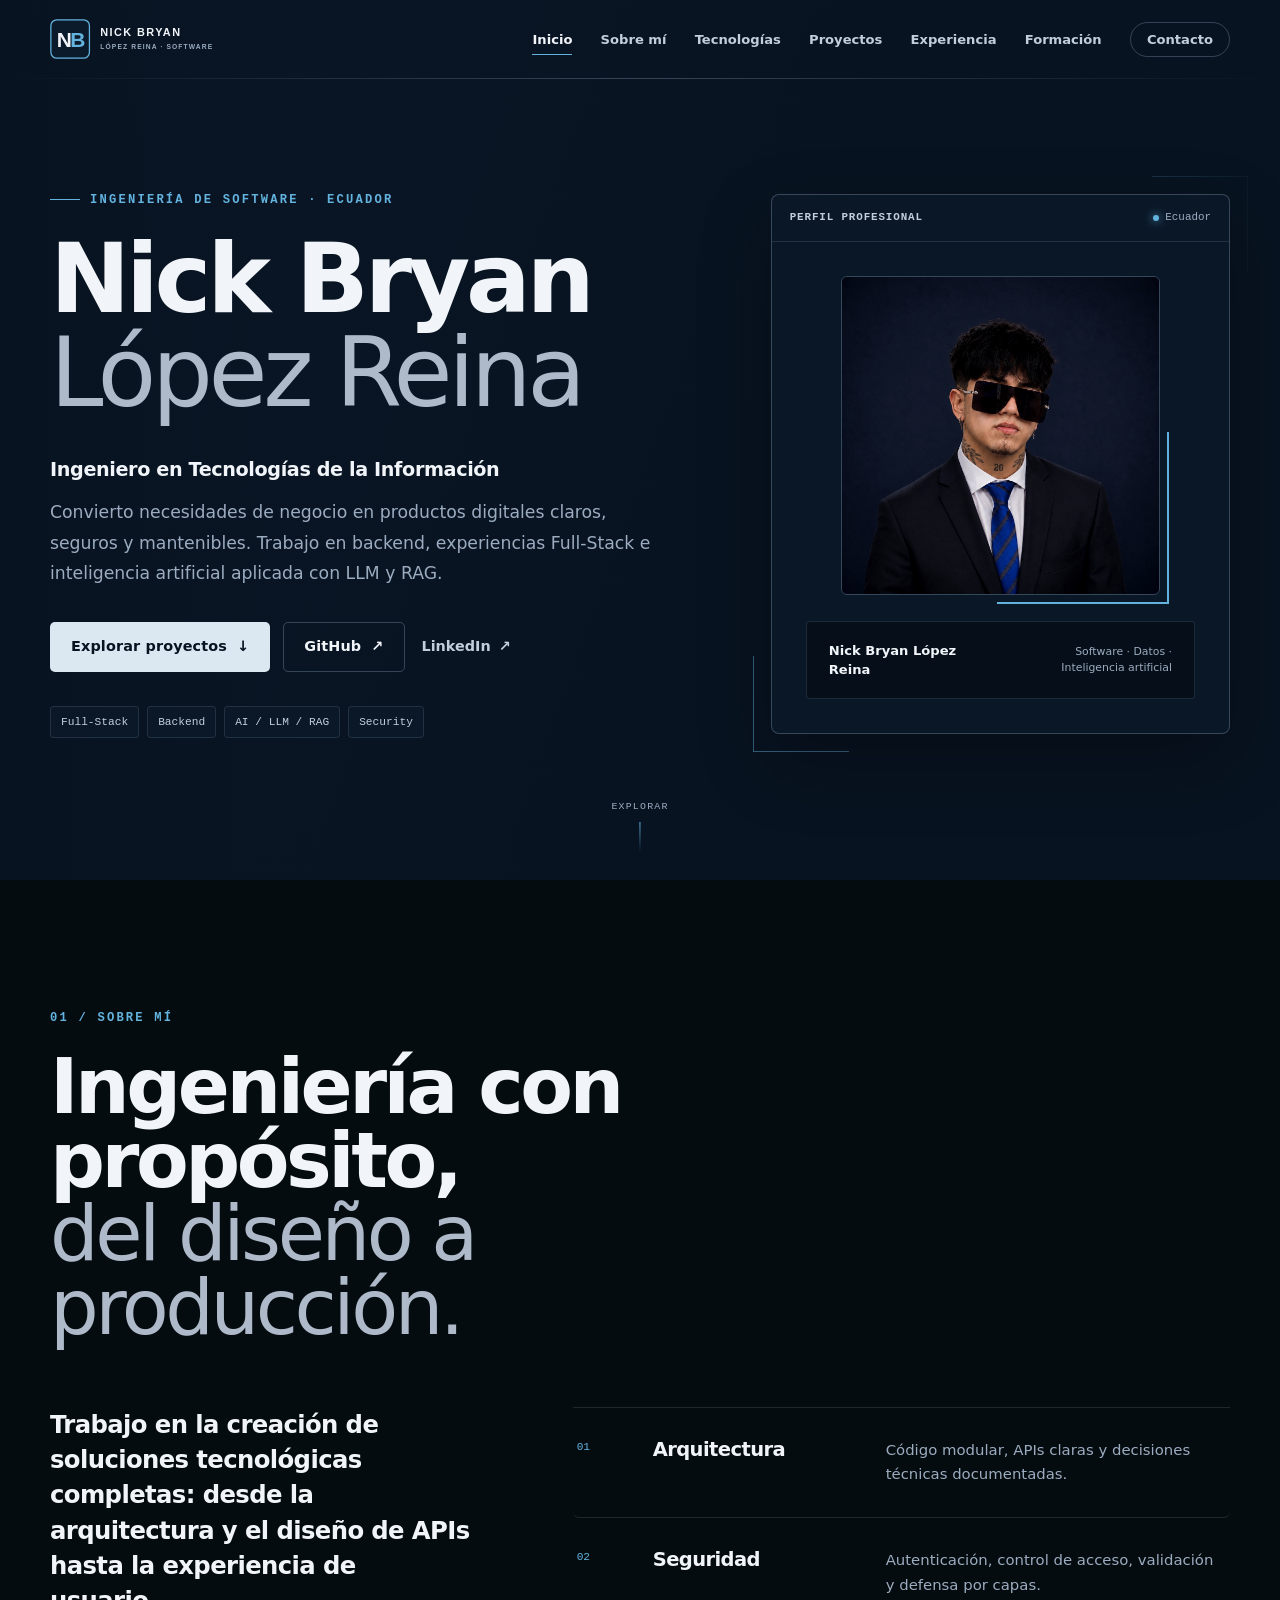
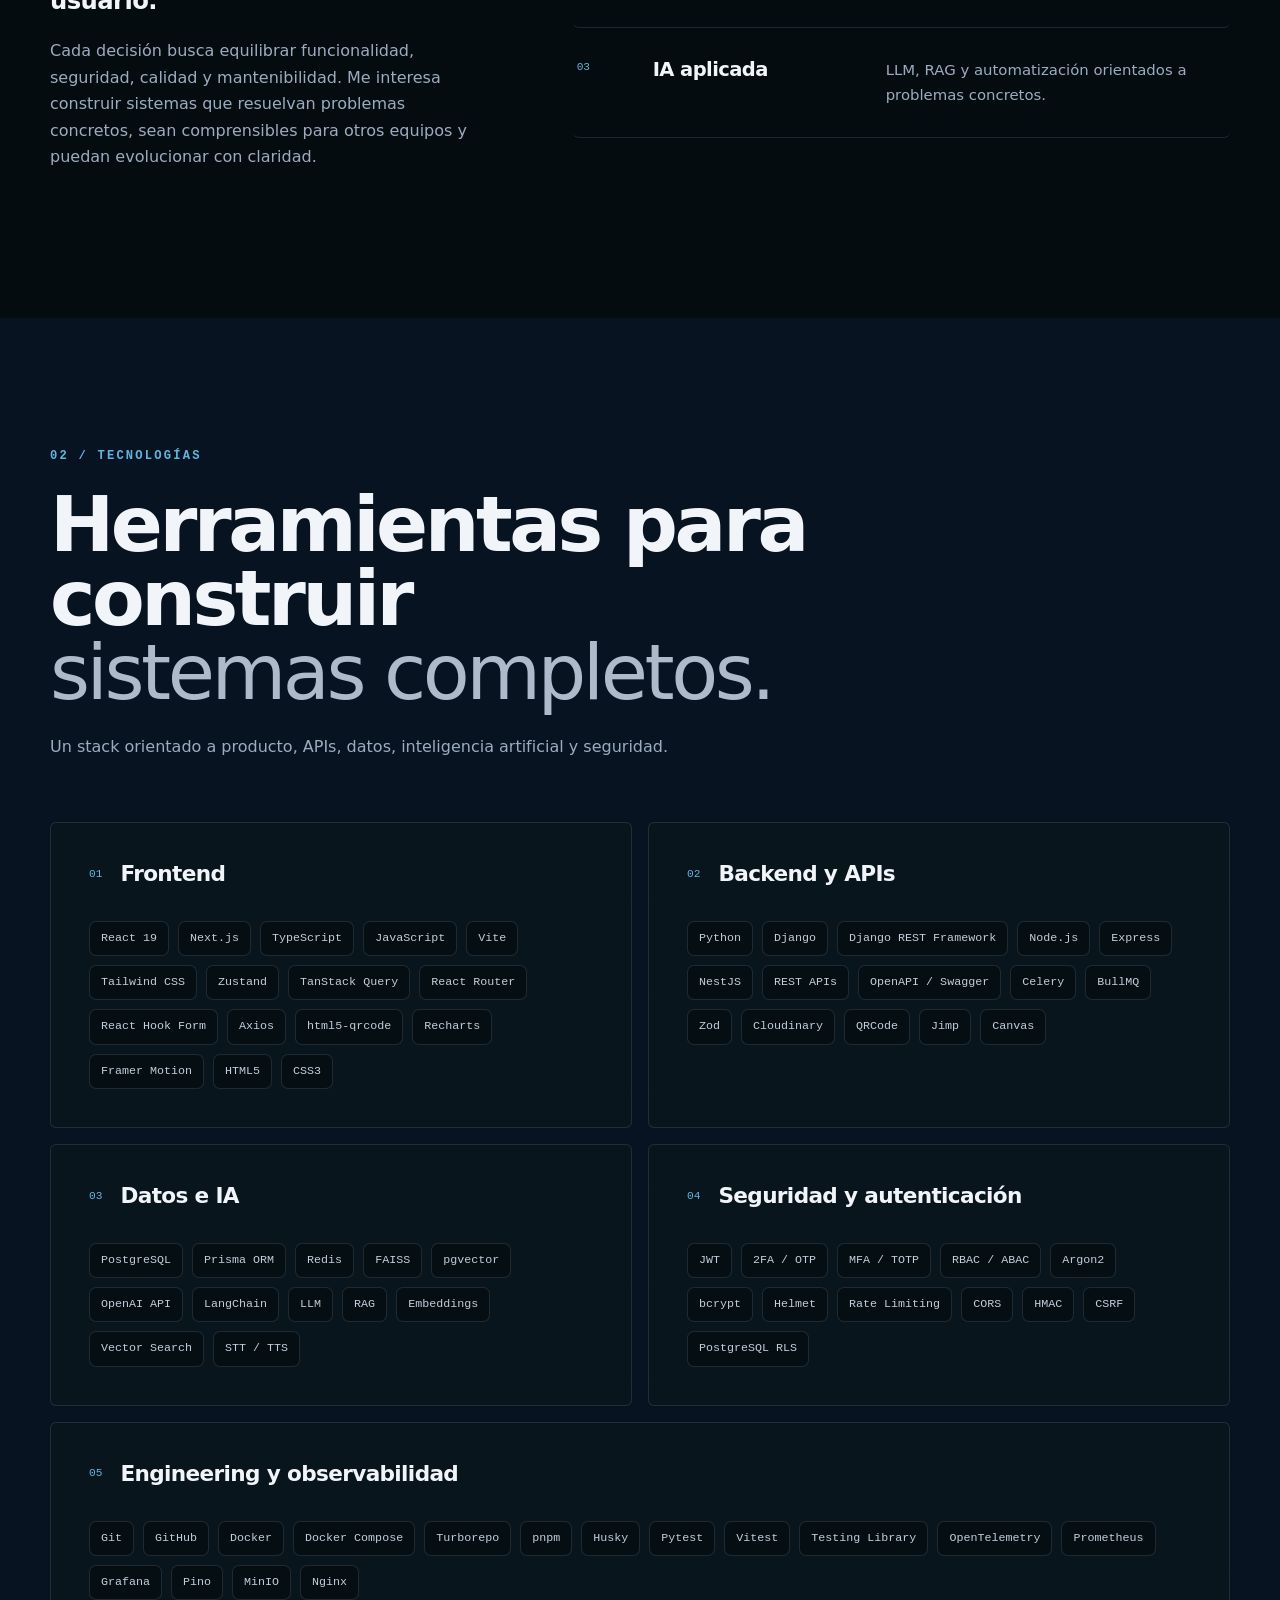
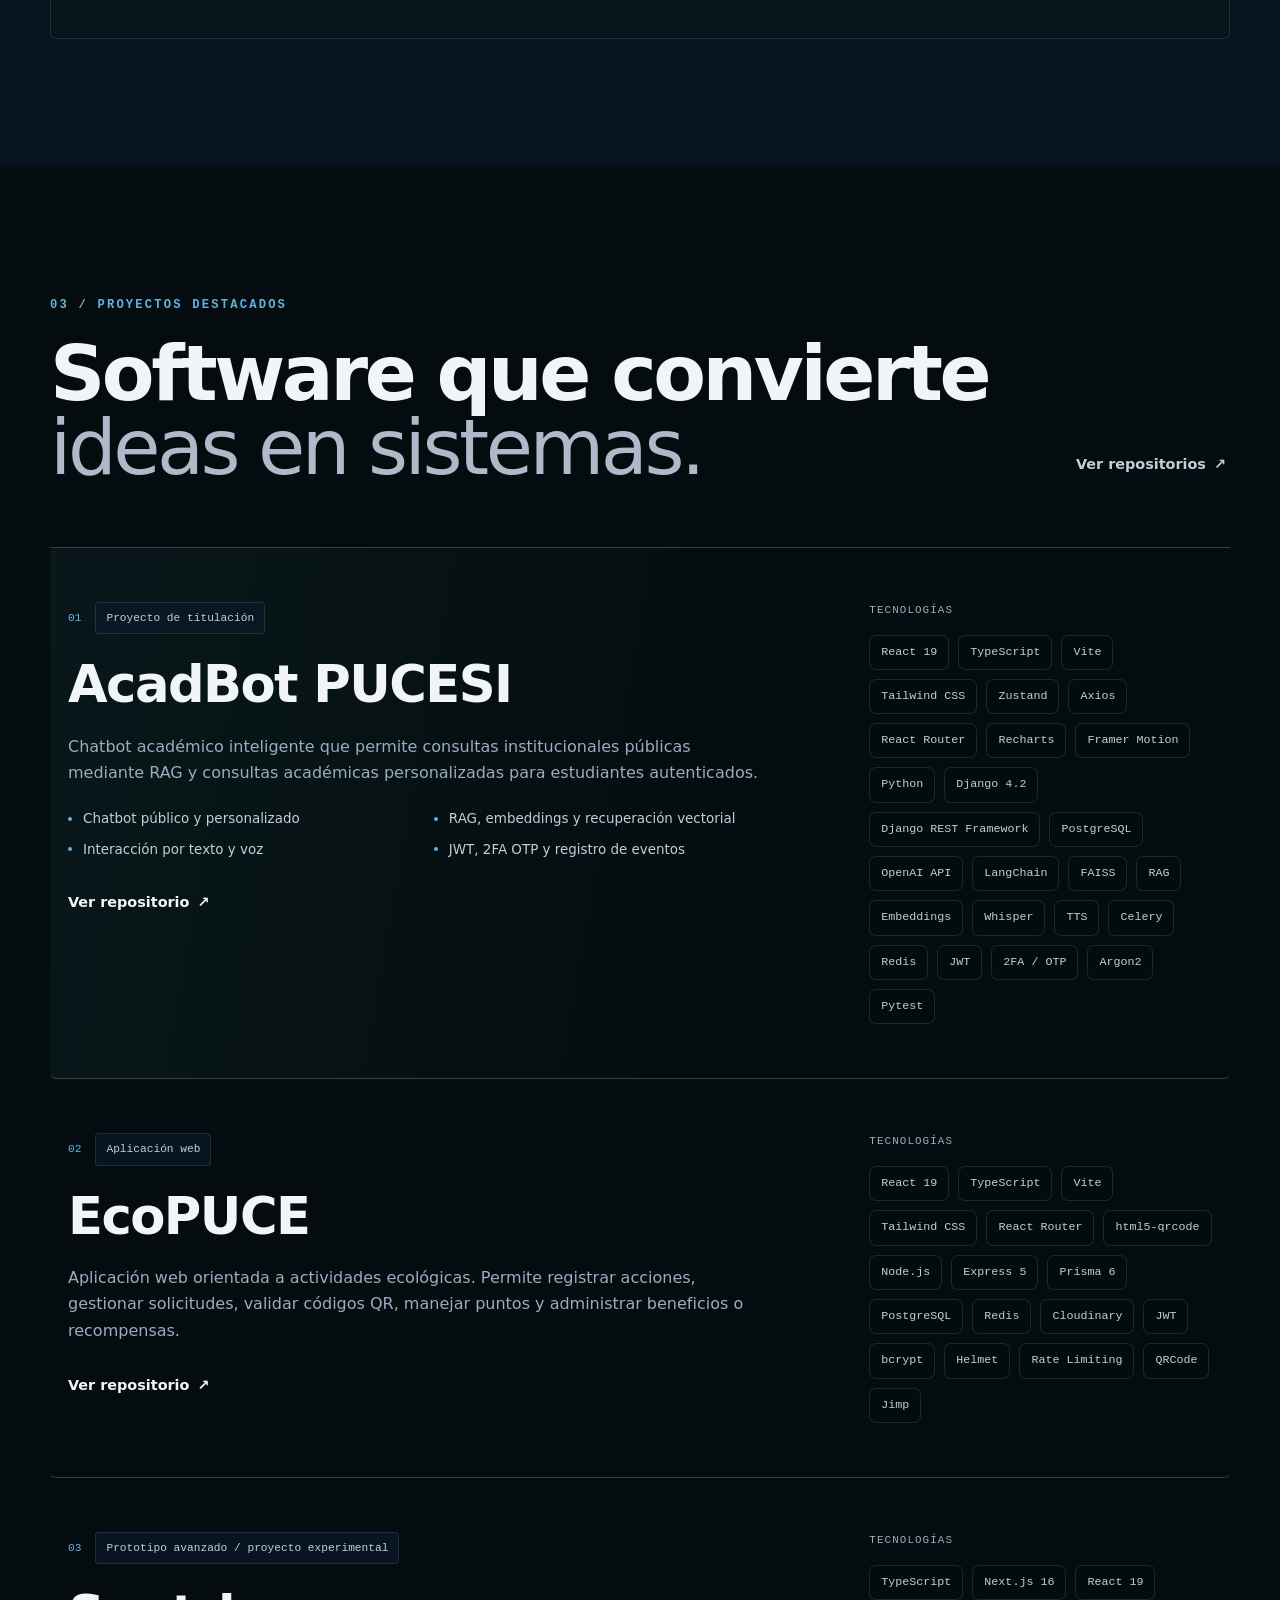
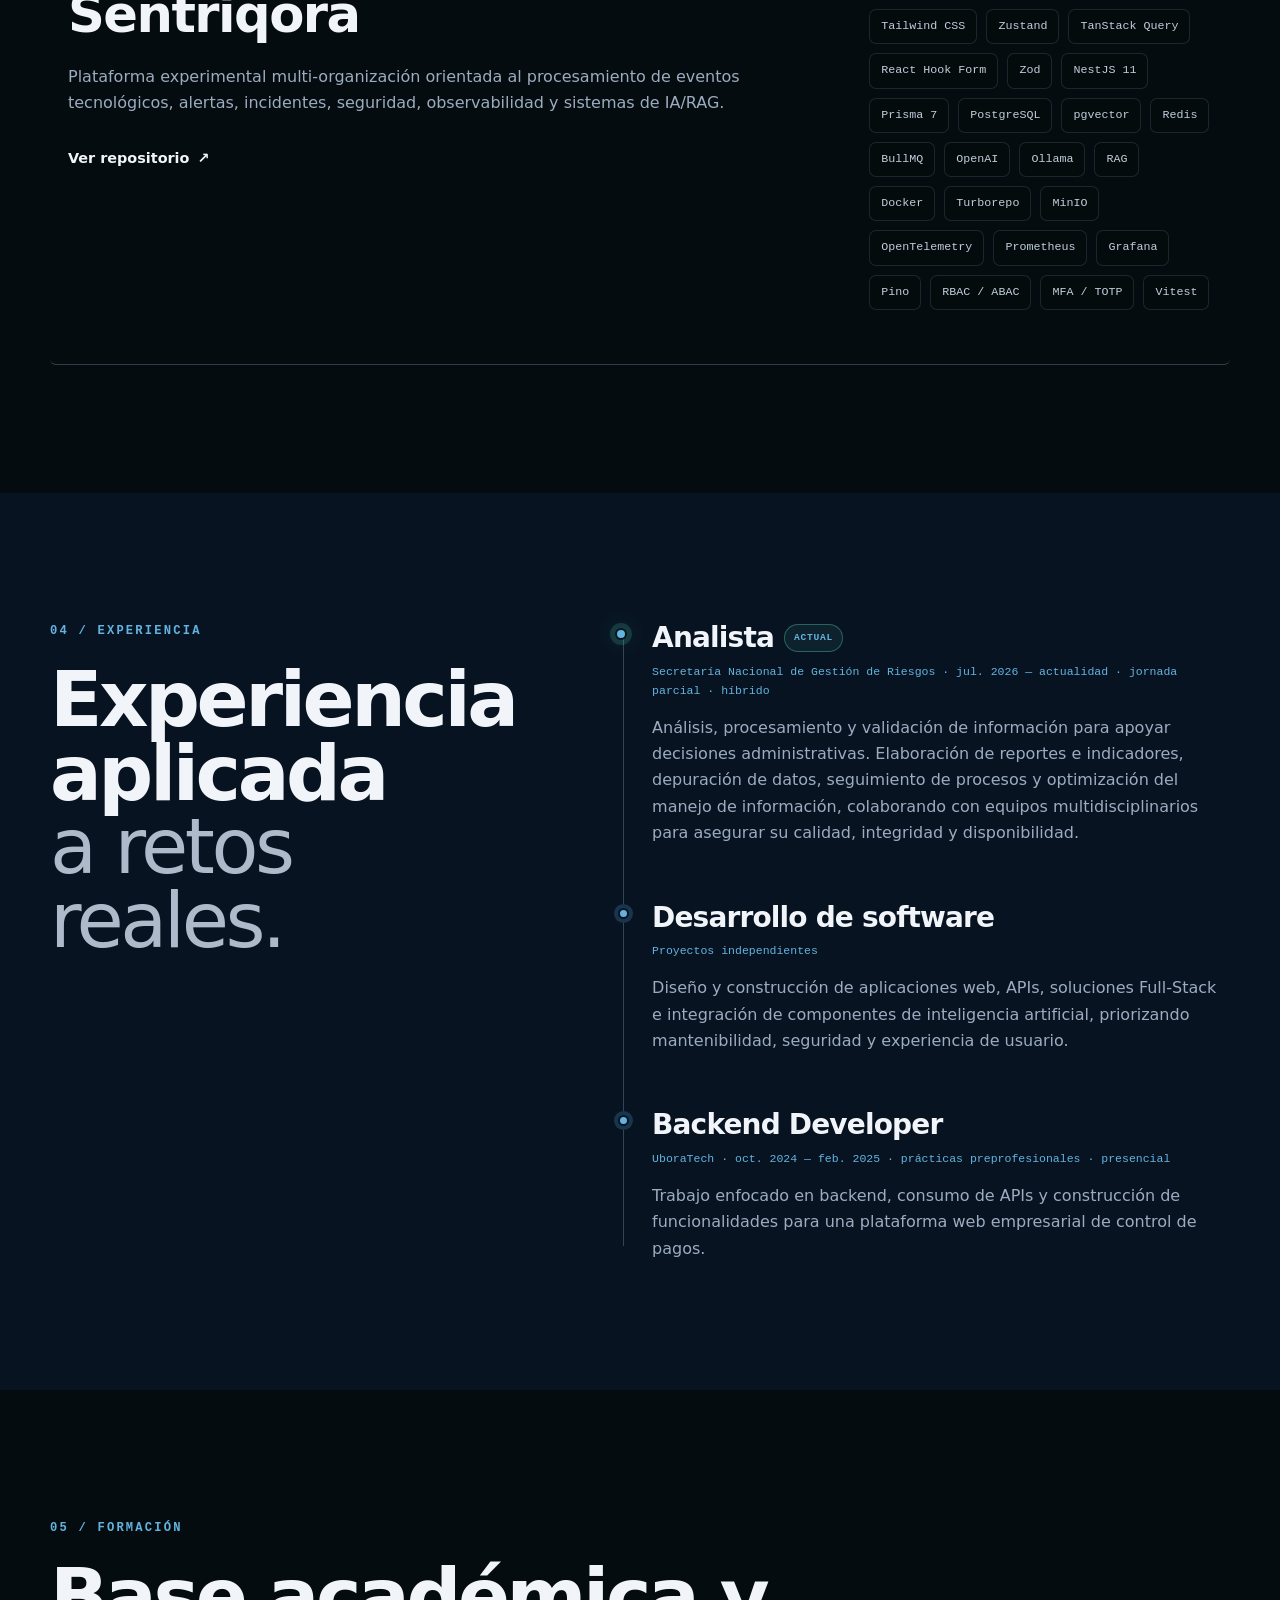
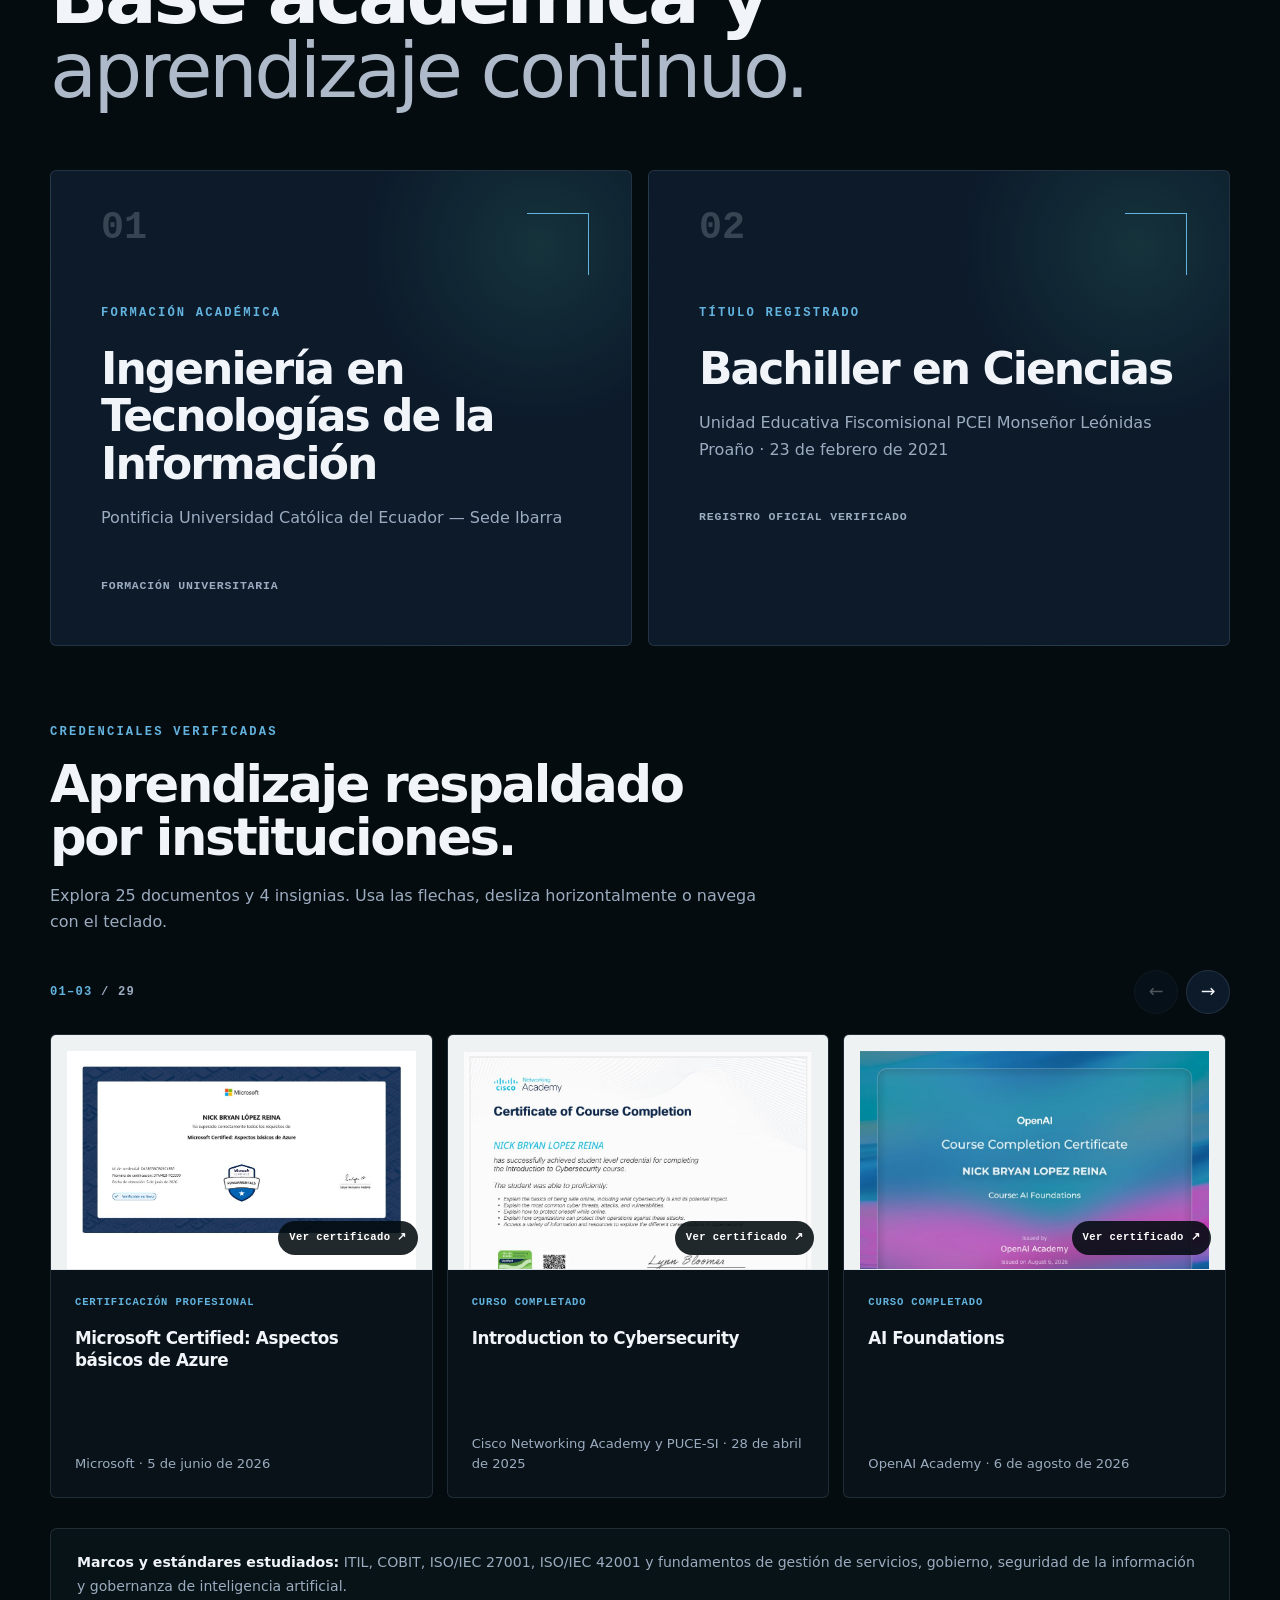
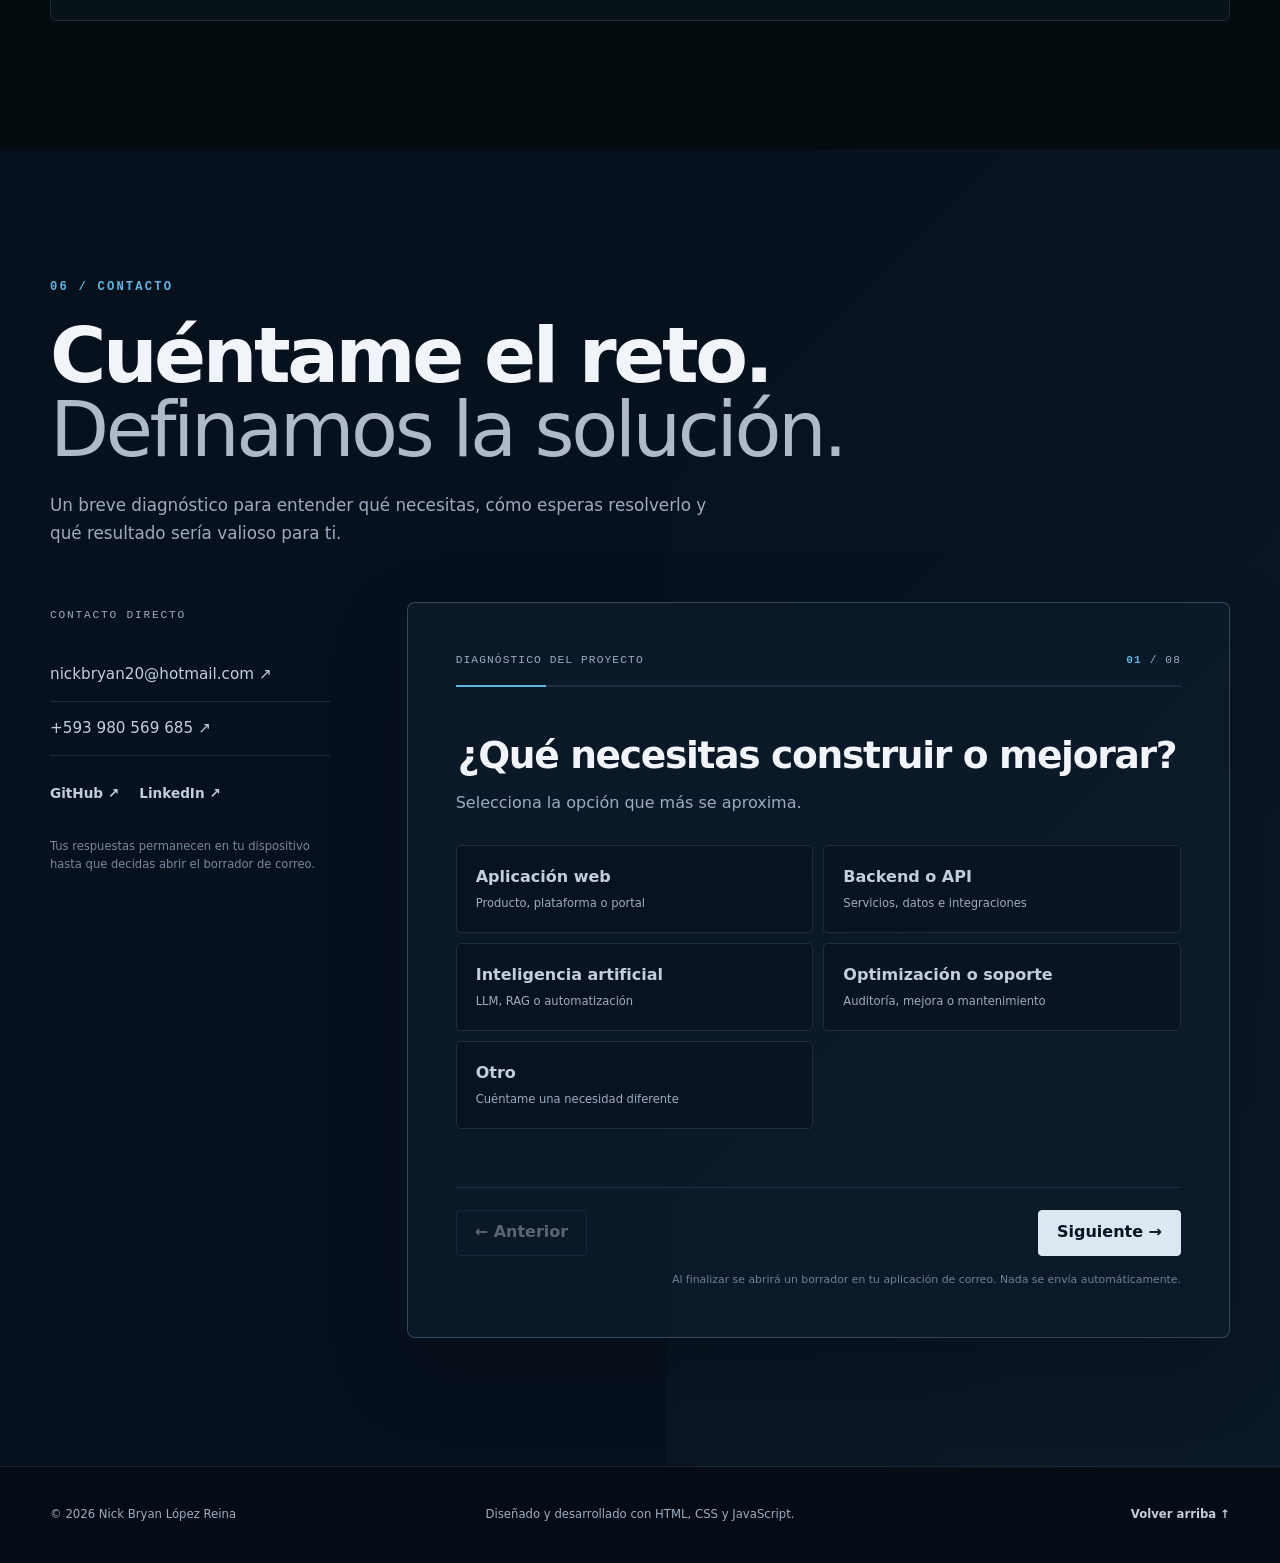
<file: index.html>
<!doctype html>
<html lang="es" class="no-js">
  <head>
    <meta charset="UTF-8">
    <meta name="viewport" content="width=device-width, initial-scale=1.0">

    <title>Nick Bryan López Reina | Ingeniero en Tecnologías de la Información</title>
    <meta name="description" content="Portafolio de Nick Bryan López Reina, ingeniero en Tecnologías de la Información especializado en desarrollo de software Backend y Full-Stack, inteligencia artificial, LLM y RAG.">
    <meta name="author" content="Nick Bryan López Reina">
    <meta name="robots" content="index, follow">
    <meta name="theme-color" content="#081321">
    <link rel="canonical" href="https://nickbryan20.github.io/">
    <link rel="icon" href="favicon.svg" type="image/svg+xml">

    <meta property="og:title" content="Nick Bryan López Reina | Ingeniero en Tecnologías de la Información">
    <meta property="og:description" content="Software moderno, seguro y escalable: Backend, Full-Stack e inteligencia artificial aplicada con LLM y RAG.">
    <meta property="og:type" content="profile">
    <meta property="og:url" content="https://nickbryan20.github.io/">
    <meta property="og:image" content="https://nickbryan20.github.io/nick-bryan-professional.png">
    <meta property="og:image:alt" content="Retrato de Nick Bryan López Reina">
    <meta property="og:locale" content="es_EC">

    <meta name="twitter:card" content="summary">
    <meta name="twitter:title" content="Nick Bryan López Reina | Ingeniero en TI">
    <meta name="twitter:description" content="Backend, Full-Stack e inteligencia artificial aplicada con LLM y RAG.">
    <meta name="twitter:image" content="https://nickbryan20.github.io/nick-bryan-professional.png">
    <meta name="twitter:image:alt" content="Retrato de Nick Bryan López Reina">

    <script type="application/ld+json">
      {
        "@context": "https://schema.org",
        "@graph": [
          {
            "@type": "ProfilePage",
            "@id": "https://nickbryan20.github.io/#profilepage",
            "url": "https://nickbryan20.github.io/",
            "name": "Nick Bryan López Reina | Ingeniero en Tecnologías de la Información",
            "mainEntity": { "@id": "https://nickbryan20.github.io/#person" }
          },
          {
            "@type": "Person",
            "@id": "https://nickbryan20.github.io/#person",
            "name": "Nick Bryan López Reina",
            "jobTitle": "Ingeniero en Tecnologías de la Información",
            "url": "https://nickbryan20.github.io/",
            "image": "https://nickbryan20.github.io/nick-bryan-professional.png",
            "email": "mailto:nickbryan20@hotmail.com",
            "telephone": "+593980569685",
            "sameAs": [
              "https://github.com/NickBryan20",
              "https://www.linkedin.com/in/nick-bryan-lopez-reina/"
            ],
            "knowsAbout": [
              "Software Engineering",
              "Backend Development",
              "Full-Stack Development",
              "Artificial Intelligence",
              "LLM",
              "RAG",
              "Cybersecurity",
              "PostgreSQL",
              "React",
              "TypeScript",
              "Django",
              "Next.js",
              "Node.js",
              "NestJS",
              "Express",
              "Zustand",
              "Redis",
              "Docker",
              "JWT",
              "OpenTelemetry"
            ]
          }
        ]
      }
    </script>

    <link rel="stylesheet" href="styles.css">
    <script src="script.js" defer></script>
  </head>
  <body>
    <a class="skip-link" href="#contenido">Saltar al contenido</a>

    <header class="site-header" data-header>
      <div class="container nav-shell">
        <a class="brand" href="#inicio" aria-label="Ir al inicio">
          <img class="brand-logo" src="logo-nick-bryan.svg" width="260" height="48" alt="Nick Bryan López Reina">
        </a>

        <button class="nav-toggle" type="button" aria-expanded="false" aria-controls="primary-nav" aria-label="Abrir menú de navegación">
          <span></span>
          <span></span>
          <span></span>
        </button>

        <nav id="primary-nav" class="primary-nav" aria-label="Navegación principal">
          <ul>
            <li><a href="#inicio">Inicio</a></li>
            <li><a href="#sobre-mi">Sobre mí</a></li>
            <li><a href="#tecnologias">Tecnologías</a></li>
            <li><a href="#proyectos">Proyectos</a></li>
            <li><a href="#experiencia">Experiencia</a></li>
            <li><a href="#formacion">Formación</a></li>
            <li><a class="nav-cta" href="#contacto">Contacto</a></li>
          </ul>
        </nav>
      </div>
    </header>

    <main id="contenido">
      <section id="inicio" class="hero section" aria-labelledby="hero-title">
        <div class="hero-glow hero-glow-one" aria-hidden="true"></div>
        <div class="hero-glow hero-glow-two" aria-hidden="true"></div>

        <div class="container hero-grid">
          <div class="hero-copy reveal">
            <p class="eyebrow"><span></span> Ingeniería de software · Ecuador</p>
            <h1 id="hero-title">Nick Bryan<br><span>López Reina</span></h1>
            <p class="hero-role">Ingeniero en Tecnologías de la Información</p>
            <p class="hero-summary">Convierto necesidades de negocio en productos digitales claros, seguros y mantenibles. Trabajo en backend, experiencias Full-Stack e inteligencia artificial aplicada con LLM y RAG.</p>

            <div class="hero-actions" aria-label="Enlaces principales">
              <a class="button button-primary" href="#proyectos">Explorar proyectos <span aria-hidden="true">↓</span></a>
              <a class="button button-secondary" href="https://github.com/NickBryan20" target="_blank" rel="noopener noreferrer">GitHub <span aria-hidden="true">↗</span></a>
              <a class="text-link" href="https://www.linkedin.com/in/nick-bryan-lopez-reina/" target="_blank" rel="noopener noreferrer">LinkedIn <span aria-hidden="true">↗</span></a>
            </div>

            <ul class="specialty-list" aria-label="Especialidades">
              <li>Full-Stack</li>
              <li>Backend</li>
              <li>AI / LLM / RAG</li>
              <li>Security</li>
            </ul>
          </div>

          <div class="profile-visual reveal" data-delay="1">
            <div class="profile-card">
              <div class="card-bar">
                <span class="profile-label">Perfil profesional</span>
                <span class="card-status"><i aria-hidden="true"></i> Ecuador</span>
              </div>
              <div class="profile-card-body">
                <div class="avatar-frame">
                  <img src="nick-bryan-professional.png" width="1254" height="1254" alt="Retrato profesional de Nick Bryan López Reina" fetchpriority="high">
                  <span class="avatar-accent" aria-hidden="true"></span>
                </div>
                <div class="profile-meta profile-summary">
                  <strong>Nick Bryan López Reina</strong>
                  <span>Software · Datos · Inteligencia artificial</span>
                </div>
              </div>
            </div>
          </div>
        </div>

        <a class="scroll-cue" href="#sobre-mi" aria-label="Continuar a la sección Sobre mí">
          <span>Explorar</span>
          <i aria-hidden="true"></i>
        </a>
      </section>

      <section id="sobre-mi" class="section about" aria-labelledby="about-title">
        <div class="container">
          <div class="section-heading reveal">
            <p class="section-index">01 / Sobre mí</p>
            <h2 id="about-title">Ingeniería con propósito,<br><span>del diseño a producción.</span></h2>
          </div>

          <div class="about-layout">
            <div class="about-copy reveal">
              <p class="lead">Trabajo en la creación de soluciones tecnológicas completas: desde la arquitectura y el diseño de APIs hasta la experiencia de usuario.</p>
              <p>Cada decisión busca equilibrar funcionalidad, seguridad, calidad y mantenibilidad. Me interesa construir sistemas que resuelvan problemas concretos, sean comprensibles para otros equipos y puedan evolucionar con claridad.</p>
            </div>

            <div class="principles" aria-label="Principios de trabajo">
              <article class="principle-card reveal">
                <span class="principle-number">01</span>
                <h3>Arquitectura</h3>
                <p>Código modular, APIs claras y decisiones técnicas documentadas.</p>
              </article>
              <article class="principle-card reveal" data-delay="1">
                <span class="principle-number">02</span>
                <h3>Seguridad</h3>
                <p>Autenticación, control de acceso, validación y defensa por capas.</p>
              </article>
              <article class="principle-card reveal" data-delay="2">
                <span class="principle-number">03</span>
                <h3>IA aplicada</h3>
                <p>LLM, RAG y automatización orientados a problemas concretos.</p>
              </article>
            </div>
          </div>
        </div>
      </section>

      <section id="tecnologias" class="section technologies" aria-labelledby="technologies-title">
        <div class="container">
          <div class="section-heading reveal">
            <p class="section-index">02 / Tecnologías</p>
            <h2 id="technologies-title">Herramientas para construir<br><span>sistemas completos.</span></h2>
            <p>Un stack orientado a producto, APIs, datos, inteligencia artificial y seguridad.</p>
          </div>

          <div class="stack-grid">
            <article class="stack-card reveal">
              <div class="stack-card-title"><span>01</span><h3>Frontend</h3></div>
              <ul class="tag-list">
                <li>React 19</li><li>Next.js</li><li>TypeScript</li><li>JavaScript</li><li>Vite</li><li>Tailwind CSS</li><li>Zustand</li><li>TanStack Query</li><li>React Router</li><li>React Hook Form</li><li>Axios</li><li>html5-qrcode</li><li>Recharts</li><li>Framer Motion</li><li>HTML5</li><li>CSS3</li>
              </ul>
            </article>
            <article class="stack-card reveal" data-delay="1">
              <div class="stack-card-title"><span>02</span><h3>Backend y APIs</h3></div>
              <ul class="tag-list">
                <li>Python</li><li>Django</li><li>Django REST Framework</li><li>Node.js</li><li>Express</li><li>NestJS</li><li>REST APIs</li><li>OpenAPI / Swagger</li><li>Celery</li><li>BullMQ</li><li>Zod</li><li>Cloudinary</li><li>QRCode</li><li>Jimp</li><li>Canvas</li>
              </ul>
            </article>
            <article class="stack-card reveal">
              <div class="stack-card-title"><span>03</span><h3>Datos e IA</h3></div>
              <ul class="tag-list">
                <li>PostgreSQL</li><li>Prisma ORM</li><li>Redis</li><li>FAISS</li><li>pgvector</li><li>OpenAI API</li><li>LangChain</li><li>LLM</li><li>RAG</li><li>Embeddings</li><li>Vector Search</li><li>STT / TTS</li>
              </ul>
            </article>
            <article class="stack-card reveal" data-delay="1">
              <div class="stack-card-title"><span>04</span><h3>Seguridad y autenticación</h3></div>
              <ul class="tag-list">
                <li>JWT</li><li>2FA / OTP</li><li>MFA / TOTP</li><li>RBAC / ABAC</li><li>Argon2</li><li>bcrypt</li><li>Helmet</li><li>Rate Limiting</li><li>CORS</li><li>HMAC</li><li>CSRF</li><li>PostgreSQL RLS</li>
              </ul>
            </article>
            <article class="stack-card stack-card-wide reveal">
              <div class="stack-card-title"><span>05</span><h3>Engineering y observabilidad</h3></div>
              <ul class="tag-list">
                <li>Git</li><li>GitHub</li><li>Docker</li><li>Docker Compose</li><li>Turborepo</li><li>pnpm</li><li>Husky</li><li>Pytest</li><li>Vitest</li><li>Testing Library</li><li>OpenTelemetry</li><li>Prometheus</li><li>Grafana</li><li>Pino</li><li>MinIO</li><li>Nginx</li>
              </ul>
            </article>
          </div>
        </div>
      </section>

      <section id="proyectos" class="section projects" aria-labelledby="projects-title">
        <div class="container">
          <div class="section-heading section-heading-row reveal">
            <div>
              <p class="section-index">03 / Proyectos destacados</p>
              <h2 id="projects-title">Software que convierte<br><span>ideas en sistemas.</span></h2>
            </div>
            <a class="text-link" href="https://github.com/NickBryan20?tab=repositories" target="_blank" rel="noopener noreferrer">Ver repositorios <span aria-hidden="true">↗</span></a>
          </div>

          <div class="project-list">
            <article class="project-card project-featured reveal">
              <div class="project-main">
                <div class="project-topline">
                  <span class="project-number">01</span>
                  <span class="project-kind">Proyecto de titulación</span>
                </div>
                <h3>AcadBot PUCESI</h3>
                <p>Chatbot académico inteligente que permite consultas institucionales públicas mediante RAG y consultas académicas personalizadas para estudiantes autenticados.</p>
                <ul class="feature-list">
                  <li>Chatbot público y personalizado</li>
                  <li>RAG, embeddings y recuperación vectorial</li>
                  <li>Interacción por texto y voz</li>
                  <li>JWT, 2FA OTP y registro de eventos</li>
                </ul>
                <a class="project-link" href="https://github.com/NickBryan20/chatbot-academico-personalizado-para-consultas-estudiantiales" target="_blank" rel="noopener noreferrer" aria-label="Ver repositorio de AcadBot PUCESI">Ver repositorio <span aria-hidden="true">↗</span></a>
              </div>
              <div class="project-tech">
                <p>Tecnologías</p>
                <ul class="tag-list">
                  <li>React 19</li><li>TypeScript</li><li>Vite</li><li>Tailwind CSS</li><li>Zustand</li><li>Axios</li><li>React Router</li><li>Recharts</li><li>Framer Motion</li><li>Python</li><li>Django 4.2</li><li>Django REST Framework</li><li>PostgreSQL</li><li>OpenAI API</li><li>LangChain</li><li>FAISS</li><li>RAG</li><li>Embeddings</li><li>Whisper</li><li>TTS</li><li>Celery</li><li>Redis</li><li>JWT</li><li>2FA / OTP</li><li>Argon2</li><li>Pytest</li>
                </ul>
              </div>
            </article>

            <article class="project-card reveal">
              <div class="project-main">
                <div class="project-topline">
                  <span class="project-number">02</span>
                  <span class="project-kind">Aplicación web</span>
                </div>
                <h3>EcoPUCE</h3>
                <p>Aplicación web orientada a actividades ecológicas. Permite registrar acciones, gestionar solicitudes, validar códigos QR, manejar puntos y administrar beneficios o recompensas.</p>
                <a class="project-link" href="https://github.com/NickBryan20/web-action-ecological" target="_blank" rel="noopener noreferrer" aria-label="Ver repositorio de EcoPUCE">Ver repositorio <span aria-hidden="true">↗</span></a>
              </div>
              <div class="project-tech">
                <p>Tecnologías</p>
                <ul class="tag-list">
                  <li>React 19</li><li>TypeScript</li><li>Vite</li><li>Tailwind CSS</li><li>React Router</li><li>html5-qrcode</li><li>Node.js</li><li>Express 5</li><li>Prisma 6</li><li>PostgreSQL</li><li>Redis</li><li>Cloudinary</li><li>JWT</li><li>bcrypt</li><li>Helmet</li><li>Rate Limiting</li><li>QRCode</li><li>Jimp</li>
                </ul>
              </div>
            </article>

            <article class="project-card reveal">
              <div class="project-main">
                <div class="project-topline">
                  <span class="project-number">03</span>
                  <span class="project-kind">Prototipo avanzado / proyecto experimental</span>
                </div>
                <h3>Sentriqora</h3>
                <p>Plataforma experimental multi-organización orientada al procesamiento de eventos tecnológicos, alertas, incidentes, seguridad, observabilidad y sistemas de IA/RAG.</p>
                <a class="project-link" href="https://github.com/NickBryan20/Sentriqora" target="_blank" rel="noopener noreferrer" aria-label="Ver repositorio de Sentriqora">Ver repositorio <span aria-hidden="true">↗</span></a>
              </div>
              <div class="project-tech">
                <p>Tecnologías</p>
                <ul class="tag-list">
                  <li>TypeScript</li><li>Next.js 16</li><li>React 19</li><li>Tailwind CSS</li><li>Zustand</li><li>TanStack Query</li><li>React Hook Form</li><li>Zod</li><li>NestJS 11</li><li>Prisma 7</li><li>PostgreSQL</li><li>pgvector</li><li>Redis</li><li>BullMQ</li><li>OpenAI</li><li>Ollama</li><li>RAG</li><li>Docker</li><li>Turborepo</li><li>MinIO</li><li>OpenTelemetry</li><li>Prometheus</li><li>Grafana</li><li>Pino</li><li>RBAC / ABAC</li><li>MFA / TOTP</li><li>Vitest</li>
                </ul>
              </div>
            </article>
          </div>
        </div>
      </section>

      <section id="experiencia" class="section experience" aria-labelledby="experience-title">
        <div class="container experience-layout">
          <div class="section-heading reveal">
            <p class="section-index">04 / Experiencia</p>
            <h2 id="experience-title">Experiencia aplicada<br><span>a retos reales.</span></h2>
          </div>

          <div class="timeline">
            <article class="timeline-item timeline-item-current reveal">
              <div class="timeline-marker" aria-hidden="true"></div>
              <div class="timeline-heading">
                <div>
                  <div class="timeline-title-row">
                    <h3>Analista</h3>
                    <span>Actual</span>
                  </div>
                  <p>Secretaría Nacional de Gestión de Riesgos · jul. 2026 — actualidad · jornada parcial · híbrido</p>
                </div>
              </div>
              <p>Análisis, procesamiento y validación de información para apoyar decisiones administrativas. Elaboración de reportes e indicadores, depuración de datos, seguimiento de procesos y optimización del manejo de información, colaborando con equipos multidisciplinarios para asegurar su calidad, integridad y disponibilidad.</p>
            </article>

            <article class="timeline-item reveal">
              <div class="timeline-marker" aria-hidden="true"></div>
              <div class="timeline-heading">
                <div>
                  <h3>Desarrollo de software</h3>
                  <p>Proyectos independientes</p>
                </div>
              </div>
              <p>Diseño y construcción de aplicaciones web, APIs, soluciones Full-Stack e integración de componentes de inteligencia artificial, priorizando mantenibilidad, seguridad y experiencia de usuario.</p>
            </article>

            <article class="timeline-item reveal">
              <div class="timeline-marker" aria-hidden="true"></div>
              <div class="timeline-heading">
                <div>
                  <h3>Backend Developer</h3>
                  <p>UboraTech · oct. 2024 — feb. 2025 · prácticas preprofesionales · presencial</p>
                </div>
              </div>
              <p>Trabajo enfocado en backend, consumo de APIs y construcción de funcionalidades para una plataforma web empresarial de control de pagos.</p>
            </article>

          </div>
        </div>
      </section>

      <section id="formacion" class="section education" aria-labelledby="education-title">
        <div class="container">
          <div class="section-heading reveal">
            <p class="section-index">05 / Formación</p>
            <h2 id="education-title">Base académica y<br><span>aprendizaje continuo.</span></h2>
          </div>

          <div class="education-grid">
            <article class="education-card reveal">
              <span class="education-card-index" aria-hidden="true">01</span>
              <p class="card-label">Formación académica</p>
              <h3>Ingeniería en Tecnologías de la Información</h3>
              <p>Pontificia Universidad Católica del Ecuador — Sede Ibarra</p>
              <p class="education-status">Formación universitaria</p>
            </article>

            <article class="education-card reveal" data-delay="1">
              <span class="education-card-index" aria-hidden="true">02</span>
              <p class="card-label">Título registrado</p>
              <h3>Bachiller en Ciencias</h3>
              <p>Unidad Educativa Fiscomisional PCEI Monseñor Leónidas Proaño · 23 de febrero de 2021</p>
              <p class="education-status">Registro oficial verificado</p>
            </article>
          </div>

          <div class="credentials-heading reveal">
            <p class="section-index">Credenciales verificadas</p>
            <h3>Aprendizaje respaldado por instituciones.</h3>
            <p>Explora 25 documentos y 4 insignias. Usa las flechas, desliza horizontalmente o navega con el teclado.</p>
          </div>

          <div class="credential-carousel reveal" data-credential-carousel aria-label="Carrusel de certificaciones, cursos e insignias">
            <div class="credential-carousel-toolbar">
              <p class="credential-carousel-count" aria-live="polite"><span data-carousel-current>01</span> / <span data-carousel-total>29</span></p>
              <div class="credential-carousel-controls" aria-label="Controles del carrusel">
                <button type="button" data-carousel-prev aria-label="Ver credencial anterior">←</button>
                <button type="button" data-carousel-next aria-label="Ver credencial siguiente">→</button>
              </div>
            </div>

            <div class="credential-track" data-carousel-track tabindex="0">
              <!-- credentials:start -->
              <article class="credential-slide">
                <a class="credential-preview" href="certificados/microsoft-azure-fundamentals.pdf" target="_blank" rel="noopener noreferrer" aria-label="Abrir certificado Microsoft Certified: Aspectos básicos de Azure">
                  <img src="certificados/previews/microsoft-azure-fundamentals.jpg" width="1000" height="707" loading="lazy" alt="Vista previa del certificado Microsoft Azure Fundamentals">
                  <span>Ver certificado ↗</span>
                </a>
                <div class="credential-slide-body"><p>Certificación profesional</p><h4>Microsoft Certified: Aspectos básicos de Azure</h4><span>Microsoft · 5 de junio de 2026</span></div>
              </article>
              <article class="credential-slide">
                <a class="credential-preview" href="certificados/cisco-introduction-to-cybersecurity.pdf" target="_blank" rel="noopener noreferrer" aria-label="Abrir certificado Introduction to Cybersecurity">
                  <img src="certificados/previews/cisco-introduction-to-cybersecurity.jpg" width="1000" height="707" loading="lazy" alt="Vista previa del certificado Introduction to Cybersecurity">
                  <span>Ver certificado ↗</span>
                </a>
                <div class="credential-slide-body"><p>Curso completado</p><h4>Introduction to Cybersecurity</h4><span>Cisco Networking Academy y PUCE-SI · 28 de abril de 2025</span></div>
              </article>
              <article class="credential-slide">
                <a class="credential-preview" href="certificados/openai-ai-foundations.pdf" target="_blank" rel="noopener noreferrer" aria-label="Abrir certificado AI Foundations">
                  <img src="certificados/previews/openai-ai-foundations.jpg" width="1000" height="707" loading="lazy" alt="Vista previa del certificado AI Foundations">
                  <span>Ver certificado ↗</span>
                </a>
                <div class="credential-slide-body"><p>Curso completado</p><h4>AI Foundations</h4><span>OpenAI Academy · 6 de agosto de 2026</span></div>
              </article>
              <article class="credential-slide">
                <a class="credential-preview" href="certificados/openai-applied-ai-foundations.pdf" target="_blank" rel="noopener noreferrer" aria-label="Abrir certificado Applied AI Foundations">
                  <img src="certificados/previews/openai-applied-ai-foundations.jpg" width="1000" height="707" loading="lazy" alt="Vista previa del certificado Applied AI Foundations">
                  <span>Ver certificado ↗</span>
                </a>
                <div class="credential-slide-body"><p>Curso completado</p><h4>Applied AI Foundations</h4><span>OpenAI Academy · 6 de agosto de 2026</span></div>
              </article>
              <article class="credential-slide">
                <a class="credential-preview" href="certificados/openai-agents-and-workflows.pdf" target="_blank" rel="noopener noreferrer" aria-label="Abrir certificado Agents and Workflows">
                  <img src="certificados/previews/openai-agents-and-workflows.jpg" width="1000" height="707" loading="lazy" alt="Vista previa del certificado Agents and Workflows">
                  <span>Ver certificado ↗</span>
                </a>
                <div class="credential-slide-body"><p>Curso completado</p><h4>Agents and Workflows</h4><span>OpenAI Academy · 6 de agosto de 2026</span></div>
              </article>
              <article class="credential-slide">
                <a class="credential-preview credential-preview-badge" href="ai-skills-fest-2026.png" target="_blank" rel="noopener noreferrer" aria-label="Abrir insignia AI Skills Fest 2026">
                  <img src="ai-skills-fest-2026.png" width="1000" height="707" loading="lazy" alt="Insignia Microsoft AI Skills Fest 2026">
                  <span>Ver insignia ↗</span>
                </a>
                <div class="credential-slide-body"><p>Insignia</p><h4>AI Skills Fest 2026</h4><span>Microsoft · Participación y aprendizaje en IA</span></div>
              </article>
              <article class="credential-slide">
                <a class="credential-preview" href="certificados/alison-iso-iec-27001.pdf" target="_blank" rel="noopener noreferrer" aria-label="Abrir certificado ISO/IEC 27001 - Dynamics of Information Security Management System">
                  <img src="certificados/previews/alison-iso-iec-27001.jpg" width="1000" height="707" loading="lazy" alt="Vista previa del certificado ISO IEC 27001">
                  <span>Ver certificado ↗</span>
                </a>
                <div class="credential-slide-body"><p>Curso completado</p><h4>ISO/IEC 27001 - Dynamics of Information Security Management System</h4><span>Alison · 2026</span></div>
              </article>
              <article class="credential-slide">
                <a class="credential-preview" href="certificados/alison-iso-42001-ai-governance.pdf" target="_blank" rel="noopener noreferrer" aria-label="Abrir certificado Managing AI Governance in Organizations With ISO 42001">
                  <img src="certificados/previews/alison-iso-42001-ai-governance.jpg" width="1000" height="707" loading="lazy" alt="Vista previa del certificado Managing AI Governance in Organizations With ISO 42001">
                  <span>Ver certificado ↗</span>
                </a>
                <div class="credential-slide-body"><p>Curso completado · 92 %</p><h4>Managing AI Governance in Organizations With ISO 42001</h4><span>Alison · 2 de agosto de 2026</span></div>
              </article>
              <article class="credential-slide">
                <a class="credential-preview" href="certificados/gestion-riesgo-desastres.pdf" target="_blank" rel="noopener noreferrer" aria-label="Abrir certificado Introducción a la Gestión del Riesgo de Desastres">
                  <img src="certificados/previews/gestion-riesgo-desastres.jpg" width="1000" height="707" loading="lazy" alt="Vista previa del certificado de Gestión del Riesgo de Desastres">
                  <span>Ver certificado ↗</span>
                </a>
                <div class="credential-slide-body"><p>Curso aprobado · 40 horas</p><h4>Introducción a la Gestión del Riesgo de Desastres</h4><span>Secretaría Nacional de Gestión de Riesgos · 20 de julio de 2026</span></div>
              </article>
              <article class="credential-slide">
                <a class="credential-preview" href="certificados/plan-familiar-emergencia.pdf" target="_blank" rel="noopener noreferrer" aria-label="Abrir certificado Plan Familiar de Emergencia y Medidas de Autoprotección II Edición">
                  <img src="certificados/previews/plan-familiar-emergencia.jpg" width="1000" height="707" loading="lazy" alt="Vista previa del certificado Plan Familiar de Emergencia">
                  <span>Ver certificado ↗</span>
                </a>
                <div class="credential-slide-body"><p>Curso aprobado · 30 horas</p><h4>Plan Familiar de Emergencia y Medidas de Autoprotección II Edición</h4><span>Secretaría Nacional de Gestión de Riesgos · 20 de julio de 2026</span></div>
              </article>
              <article class="credential-slide">
                <a class="credential-preview" href="certificados/inicie-su-negocio.pdf" target="_blank" rel="noopener noreferrer" aria-label="Abrir certificado Inicie su Negocio">
                  <img src="certificados/previews/inicie-su-negocio.jpg" width="1000" height="707" loading="lazy" alt="Vista previa del certificado Inicie su Negocio">
                  <span>Ver certificado ↗</span>
                </a>
                <div class="credential-slide-body"><p>Curso de participación · 2 horas</p><h4>Inicie su Negocio</h4><span>Ministerio del Trabajo del Ecuador</span></div>
              </article>
              <article class="credential-slide">
                <a class="credential-preview" href="certificados/generacion-ideas-negocio.pdf" target="_blank" rel="noopener noreferrer" aria-label="Abrir certificado Generación de Ideas de Negocio">
                  <img src="certificados/previews/generacion-ideas-negocio.jpg" width="1000" height="707" loading="lazy" alt="Vista previa del certificado Generación de Ideas de Negocio">
                  <span>Ver certificado ↗</span>
                </a>
                <div class="credential-slide-body"><p>Curso de participación · 2 horas</p><h4>Generación de Ideas de Negocio</h4><span>Ministerio del Trabajo del Ecuador</span></div>
              </article>
              <article class="credential-slide">
                <a class="credential-preview" href="certificados/aprende-sql.pdf" target="_blank" rel="noopener noreferrer" aria-label="Abrir certificado Aprende SQL">
                  <img src="certificados/previews/aprende-sql.jpg" width="1000" height="707" loading="lazy" alt="Vista previa del certificado Aprende SQL">
                  <span>Ver certificado ↗</span>
                </a>
                <div class="credential-slide-body"><p>Curso completado · 29 lecciones · 112 ejercicios · 7 exámenes</p><h4>Aprende SQL</h4><span>midudev · Miguel Ángel Durán · 21 de agosto de 2026</span></div>
              </article>
              <article class="credential-slide">
                <a class="credential-preview" href="certificados/datacamp-ai-ethics.pdf" target="_blank" rel="noopener noreferrer" aria-label="Abrir certificado AI Ethics">
                  <img src="certificados/previews/datacamp-ai-ethics.jpg" width="1000" height="707" loading="lazy" alt="Vista previa del certificado AI Ethics de DataCamp">
                  <span>Ver certificado ↗</span>
                </a>
                <div class="credential-slide-body"><p>Curso completado · 1 hora</p><h4>AI Ethics</h4><span>DataCamp · 28 de agosto de 2026</span></div>
              </article>
              <article class="credential-slide">
                <a class="credential-preview" href="certificados/sngr-sensibilizacion-temporada-lluviosa.pdf" target="_blank" rel="noopener noreferrer" aria-label="Abrir certificado Sensibilización pública en prevención del riesgo de desastres: Temporada lluviosa">
                  <img src="certificados/previews/sngr-sensibilizacion-temporada-lluviosa.jpg" width="1000" height="707" loading="lazy" alt="Vista previa del certificado de sensibilización sobre temporada lluviosa">
                  <span>Ver certificado ↗</span>
                </a>
                <div class="credential-slide-body"><p>Curso aprobado · 4 horas</p><h4>Sensibilización pública en prevención del riesgo de desastres: Temporada lluviosa</h4><span>Secretaría Nacional de Gestión de Riesgos · 7 de septiembre de 2026</span></div>
              </article>
              <article class="credential-slide">
                <a class="credential-preview" href="certificados/sngr-prevencion-violencia-genero.pdf" target="_blank" rel="noopener noreferrer" aria-label="Abrir certificado Prevención de la violencia basada en género">
                  <img src="certificados/previews/sngr-prevencion-violencia-genero.jpg" width="1000" height="707" loading="lazy" alt="Vista previa del certificado de prevención de violencia basada en género">
                  <span>Ver certificado ↗</span>
                </a>
                <div class="credential-slide-body"><p>Curso aprobado · 32 horas</p><h4>Prevención de la violencia basada en género</h4><span>Secretaría Nacional de Gestión de Riesgos · 7 de septiembre de 2026</span></div>
              </article>
              <article class="credential-slide">
                <a class="credential-preview" href="certificados/sngr-proteccion-ninez-adolescencia.pdf" target="_blank" rel="noopener noreferrer" aria-label="Abrir certificado Protección de la niñez y adolescencia en situaciones de emergencias, desastres o catástrofes II edición">
                  <img src="certificados/previews/sngr-proteccion-ninez-adolescencia.jpg" width="1000" height="707" loading="lazy" alt="Vista previa del certificado de protección de niñez y adolescencia">
                  <span>Ver certificado ↗</span>
                </a>
                <div class="credential-slide-body"><p>Curso aprobado · 72 horas</p><h4>Protección de la niñez y adolescencia en situaciones de emergencias, desastres o catástrofes II edición</h4><span>Secretaría Nacional de Gestión de Riesgos · 7 de septiembre de 2026</span></div>
              </article>
              <article class="credential-slide">
                <a class="credential-preview" href="certificados/hot-mapeando-entorno-mapeo-colaborativo.pdf" target="_blank" rel="noopener noreferrer" aria-label="Abrir certificado Mapeando nuestro entorno: Un camino hacia el mapeo colaborativo">
                  <img src="certificados/previews/hot-mapeando-entorno-mapeo-colaborativo.jpg" width="1000" height="707" loading="lazy" alt="Vista previa del certificado de mapeo colaborativo de OpenStreetMap">
                  <span>Ver certificado ↗</span>
                </a>
                <div class="credential-slide-body"><p>Curso completado</p><h4>Mapeando nuestro entorno: Un camino hacia el mapeo colaborativo</h4><span>Equipo Humanitario de OpenStreetMap · 28 de agosto de 2026</span></div>
              </article>
              <article class="credential-slide">
                <a class="credential-preview" href="certificados/datacamp-implementing-ai-solutions-business.pdf" target="_blank" rel="noopener noreferrer" aria-label="Abrir certificado Implementing AI Solutions in Business">
                  <img src="certificados/previews/datacamp-implementing-ai-solutions-business.jpg" width="1000" height="707" loading="lazy" alt="Vista previa del certificado Implementing AI Solutions in Business">
                  <span>Ver certificado ↗</span>
                </a>
                <div class="credential-slide-body"><p>Curso completado · 2 horas</p><h4>Implementing AI Solutions in Business</h4><span>DataCamp · 28 de agosto de 2026</span></div>
              </article>
              <article class="credential-slide">
                <a class="credential-preview" href="certificados/datacamp-intermediate-chatgpt.pdf" target="_blank" rel="noopener noreferrer" aria-label="Abrir certificado Intermediate ChatGPT">
                  <img src="certificados/previews/datacamp-intermediate-chatgpt.jpg" width="1000" height="707" loading="lazy" alt="Vista previa del certificado Intermediate ChatGPT">
                  <span>Ver certificado ↗</span>
                </a>
                <div class="credential-slide-body"><p>Curso completado · 1 hora</p><h4>Intermediate ChatGPT</h4><span>DataCamp · 28 de agosto de 2026</span></div>
              </article>
              <article class="credential-slide">
                <a class="credential-preview credential-preview-badge" href="certificados/cisco-introduction-cybersecurity-badge.png" target="_blank" rel="noopener noreferrer" aria-label="Abrir insignia Introduction to Cybersecurity">
                  <img src="certificados/previews/cisco-introduction-cybersecurity-badge.jpg" width="1000" height="707" loading="lazy" alt="Insignia verificada Cisco Introduction to Cybersecurity">
                  <span>Ver insignia ↗</span>
                </a>
                <div class="credential-slide-body"><p>Insignia verificada</p><h4>Introduction to Cybersecurity</h4><span>Cisco Networking Academy · 2026</span></div>
              </article>
              <article class="credential-slide">
                <a class="credential-preview" href="certificados/datacamp-introduction-ai-agents.pdf" target="_blank" rel="noopener noreferrer" aria-label="Abrir certificado Introduction to AI Agents">
                  <img src="certificados/previews/datacamp-introduction-ai-agents.jpg" width="1000" height="707" loading="lazy" alt="Vista previa del certificado Introduction to AI Agents">
                  <span>Ver certificado ↗</span>
                </a>
                <div class="credential-slide-body"><p>Curso completado · 1 hora 30 minutos</p><h4>Introduction to AI Agents</h4><span>DataCamp · 28 de agosto de 2026</span></div>
              </article>
              <article class="credential-slide">
                <a class="credential-preview" href="certificados/datacamp-introduction-ai-work.pdf" target="_blank" rel="noopener noreferrer" aria-label="Abrir certificado Introduction to AI for Work">
                  <img src="certificados/previews/datacamp-introduction-ai-work.jpg" width="1000" height="707" loading="lazy" alt="Vista previa del certificado Introduction to AI for Work">
                  <span>Ver certificado ↗</span>
                </a>
                <div class="credential-slide-body"><p>Curso completado · 2 horas</p><h4>Introduction to AI for Work</h4><span>DataCamp · 28 de agosto de 2026</span></div>
              </article>
              <article class="credential-slide">
                <a class="credential-preview" href="certificados/datacamp-llms-concepts.pdf" target="_blank" rel="noopener noreferrer" aria-label="Abrir certificado Large Language Models (LLMs) Concepts">
                  <img src="certificados/previews/datacamp-llms-concepts.jpg" width="1000" height="707" loading="lazy" alt="Vista previa del certificado Large Language Models Concepts">
                  <span>Ver certificado ↗</span>
                </a>
                <div class="credential-slide-body"><p>Curso completado · 2 horas</p><h4>Large Language Models (LLMs) Concepts</h4><span>DataCamp · 28 de agosto de 2026</span></div>
              </article>
              <article class="credential-slide">
                <a class="credential-preview credential-preview-badge" href="certificados/cisco-python-essentials-1-badge.png" target="_blank" rel="noopener noreferrer" aria-label="Abrir insignia Python Essentials 1">
                  <img src="certificados/previews/cisco-python-essentials-1-badge.jpg" width="1000" height="707" loading="lazy" alt="Insignia verificada Cisco Python Essentials 1">
                  <span>Ver insignia ↗</span>
                </a>
                <div class="credential-slide-body"><p>Insignia verificada</p><h4>Python Essentials 1</h4><span>Cisco Networking Academy · 18 de septiembre de 2026</span></div>
              </article>
              <article class="credential-slide">
                <a class="credential-preview credential-preview-badge" href="certificados/cisco-python-essentials-2-badge.png" target="_blank" rel="noopener noreferrer" aria-label="Abrir insignia Python Essentials 2">
                  <img src="certificados/previews/cisco-python-essentials-2-badge.jpg" width="1000" height="707" loading="lazy" alt="Insignia verificada Cisco Python Essentials 2">
                  <span>Ver insignia ↗</span>
                </a>
                <div class="credential-slide-body"><p>Insignia verificada</p><h4>Python Essentials 2</h4><span>Cisco Networking Academy · 18 de septiembre de 2026</span></div>
              </article>
              <article class="credential-slide">
                <a class="credential-preview" href="certificados/cisco-python-essentials-1.pdf" target="_blank" rel="noopener noreferrer" aria-label="Abrir certificado Fundamentos de Python 1">
                  <img src="certificados/previews/cisco-python-essentials-1.jpg" width="1000" height="707" loading="lazy" alt="Vista previa del certificado Fundamentos de Python 1">
                  <span>Ver certificado ↗</span>
                </a>
                <div class="credential-slide-body"><p>Curso completado</p><h4>Fundamentos de Python 1</h4><span>Cisco Networking Academy · Python Institute · 18 de septiembre de 2026</span></div>
              </article>
              <article class="credential-slide">
                <a class="credential-preview" href="certificados/cisco-python-essentials-2.pdf" target="_blank" rel="noopener noreferrer" aria-label="Abrir certificado Fundamentos de Python 2">
                  <img src="certificados/previews/cisco-python-essentials-2.jpg" width="1000" height="707" loading="lazy" alt="Vista previa del certificado Fundamentos de Python 2">
                  <span>Ver certificado ↗</span>
                </a>
                <div class="credential-slide-body"><p>Curso completado</p><h4>Fundamentos de Python 2</h4><span>Cisco Networking Academy · Python Institute · 18 de septiembre de 2026</span></div>
              </article>
              <article class="credential-slide">
                <a class="credential-preview" href="certificados/datacamp-understanding-prompt-engineering.pdf" target="_blank" rel="noopener noreferrer" aria-label="Abrir certificado Understanding Prompt Engineering">
                  <img src="certificados/previews/datacamp-understanding-prompt-engineering.jpg" width="1000" height="707" loading="lazy" alt="Vista previa del certificado Understanding Prompt Engineering">
                  <span>Ver certificado ↗</span>
                </a>
                <div class="credential-slide-body"><p>Curso completado · 1 hora</p><h4>Understanding Prompt Engineering</h4><span>DataCamp · 28 de agosto de 2026</span></div>
              </article>
              <!-- credentials:end -->
            </div>
          </div>

          <div class="framework-note reveal">
            <p><span>Marcos y estándares estudiados:</span> ITIL, COBIT, ISO/IEC 27001, ISO/IEC 42001 y fundamentos de gestión de servicios, gobierno, seguridad de la información y gobernanza de inteligencia artificial.</p>
          </div>
        </div>
      </section>

      <section id="contacto" class="section contact" aria-labelledby="contact-title">
        <div class="container">
          <div class="contact-heading reveal">
            <p class="section-index">06 / Contacto</p>
            <h2 id="contact-title">Cuéntame el reto.<br><span>Definamos la solución.</span></h2>
            <p>Un breve diagnóstico para entender qué necesitas, cómo esperas resolverlo y qué resultado sería valioso para ti.</p>
          </div>

          <div class="contact-layout reveal">
            <aside class="contact-details" aria-label="Datos de contacto">
              <p class="contact-kicker">Contacto directo</p>
              <a href="mailto:nickbryan20@hotmail.com">nickbryan20@hotmail.com <span aria-hidden="true">↗</span></a>
              <a href="tel:+593980569685">+593 980 569 685 <span aria-hidden="true">↗</span></a>
              <div class="contact-links">
                <a href="https://github.com/NickBryan20" target="_blank" rel="noopener noreferrer">GitHub ↗</a>
                <a href="https://www.linkedin.com/in/nick-bryan-lopez-reina/" target="_blank" rel="noopener noreferrer">LinkedIn ↗</a>
              </div>
              <p class="contact-note">Tus respuestas permanecen en tu dispositivo hasta que decidas abrir el borrador de correo.</p>
            </aside>

            <form class="project-form" data-project-form novalidate>
              <div class="form-topline">
                <span>Diagnóstico del proyecto</span>
                <span><strong data-form-current>01</strong> / <span data-form-total>08</span></span>
              </div>
              <div class="form-progress" aria-hidden="true"><span data-form-progress></span></div>
              <p class="sr-only" aria-live="polite" data-form-announcement></p>

              <div class="form-viewport">
                <fieldset class="form-step is-active" data-form-step>
                  <legend>¿Qué necesitas construir o mejorar?</legend>
                  <p class="form-helper">Selecciona la opción que más se aproxima.</p>
                  <div class="option-grid">
                    <label><input type="radio" name="tipo" value="Aplicación web" required><span>Aplicación web<small>Producto, plataforma o portal</small></span></label>
                    <label><input type="radio" name="tipo" value="Backend o API"><span>Backend o API<small>Servicios, datos e integraciones</small></span></label>
                    <label><input type="radio" name="tipo" value="Inteligencia artificial"><span>Inteligencia artificial<small>LLM, RAG o automatización</small></span></label>
                    <label><input type="radio" name="tipo" value="Optimización o soporte"><span>Optimización o soporte<small>Auditoría, mejora o mantenimiento</small></span></label>
                    <label><input type="radio" name="tipo" value="Otro"><span>Otro<small>Cuéntame una necesidad diferente</small></span></label>
                  </div>
                </fieldset>

                <fieldset class="form-step" data-form-step>
                  <legend>¿Qué problema deseas resolver?</legend>
                  <p class="form-helper">Describe la situación actual, a quién afecta y por qué es importante atenderla.</p>
                  <label class="field-label" for="problema">Contexto del problema</label>
                  <textarea id="problema" name="problema" rows="6" minlength="20" maxlength="1200" required placeholder="Ejemplo: actualmente el equipo procesa la información de forma manual y pierde tiempo..."></textarea>
                </fieldset>

                <fieldset class="form-step" data-form-step>
                  <legend>¿Cómo debería funcionar la solución?</legend>
                  <p class="form-helper">Explica el flujo ideal, las funciones principales y cualquier referencia que tengas.</p>
                  <label class="field-label" for="solucion">Resultado esperado</label>
                  <textarea id="solucion" name="solucion" rows="6" minlength="20" maxlength="1200" required placeholder="La persona debería poder registrarse, consultar..., y el administrador necesitaría..."></textarea>
                </fieldset>

                <fieldset class="form-step" data-form-step>
                  <legend>¿En qué estado se encuentra?</legend>
                  <div class="option-grid option-grid-compact">
                    <label><input type="radio" name="estado" value="Solo una idea" required><span>Solo una idea</span></label>
                    <label><input type="radio" name="estado" value="Requisitos definidos"><span>Requisitos definidos</span></label>
                    <label><input type="radio" name="estado" value="Diseño o prototipo"><span>Diseño o prototipo</span></label>
                    <label><input type="radio" name="estado" value="Producto existente"><span>Producto existente</span></label>
                  </div>
                  <label class="field-label" for="recursos">Tecnologías, documentos o enlaces disponibles <small>(opcional)</small></label>
                  <textarea id="recursos" name="recursos" rows="3" maxlength="600" placeholder="Repositorio, diseño, sitio actual, stack tecnológico..."></textarea>
                </fieldset>

                <fieldset class="form-step" data-form-step>
                  <legend>¿Qué alcance e integraciones imaginas?</legend>
                  <p class="form-helper">Incluye usuarios, módulos, pagos, autenticación, servicios externos, datos o cualquier requisito clave.</p>
                  <label class="field-label" for="alcance">Alcance principal</label>
                  <textarea id="alcance" name="alcance" rows="6" minlength="10" maxlength="1200" required placeholder="Usuarios, panel administrativo, reportes, API externa, roles y permisos..."></textarea>
                </fieldset>

                <fieldset class="form-step" data-form-step>
                  <legend>¿Cuándo lo necesitas?</legend>
                  <div class="option-grid option-grid-compact">
                    <label><input type="radio" name="plazo" value="Lo antes posible" required><span>Lo antes posible</span></label>
                    <label><input type="radio" name="plazo" value="En 1 a 2 meses"><span>En 1 a 2 meses</span></label>
                    <label><input type="radio" name="plazo" value="En 3 a 6 meses"><span>En 3 a 6 meses</span></label>
                    <label><input type="radio" name="plazo" value="Fecha flexible"><span>Fecha flexible</span></label>
                  </div>
                  <label class="field-label" for="fecha">Fecha o razón de la urgencia <small>(opcional)</small></label>
                  <input id="fecha" name="fecha" type="text" maxlength="200" placeholder="Lanzamiento, evento, compromiso interno...">
                </fieldset>

                <fieldset class="form-step" data-form-step>
                  <legend>¿Qué inversión y modalidad consideras?</legend>
                  <p class="form-helper">Una referencia permite recomendar un alcance realista. Puedes dejar el presupuesto por definir.</p>
                  <label class="field-label" for="presupuesto">Presupuesto estimado</label>
                  <select id="presupuesto" name="presupuesto" required>
                    <option value="">Selecciona una opción</option>
                    <option>Por definir con la propuesta</option>
                    <option>Menos de USD 500</option>
                    <option>USD 500 – 1.500</option>
                    <option>USD 1.500 – 3.000</option>
                    <option>Más de USD 3.000</option>
                  </select>
                  <label class="field-label" for="modalidad">Modalidad preferida</label>
                  <select id="modalidad" name="modalidad" required>
                    <option value="">Selecciona una opción</option>
                    <option>Proyecto con alcance cerrado</option>
                    <option>Trabajo por etapas</option>
                    <option>Soporte o colaboración continua</option>
                    <option>Necesito recomendación</option>
                  </select>
                </fieldset>

                <fieldset class="form-step" data-form-step>
                  <legend>¿Cómo puedo contactarte?</legend>
                  <div class="field-grid">
                    <div><label class="field-label" for="nombre">Nombre</label><input id="nombre" name="nombre" type="text" autocomplete="name" required></div>
                    <div><label class="field-label" for="organizacion">Empresa <small>(opcional)</small></label><input id="organizacion" name="organizacion" type="text" autocomplete="organization"></div>
                    <div><label class="field-label" for="email">Correo</label><input id="email" name="email" type="email" autocomplete="email" required></div>
                    <div><label class="field-label" for="telefono">Teléfono <small>(opcional)</small></label><input id="telefono" name="telefono" type="tel" autocomplete="tel"></div>
                  </div>
                  <label class="field-label" for="canal">Canal preferido</label>
                  <select id="canal" name="canal" required><option value="">Selecciona una opción</option><option>Correo electrónico</option><option>WhatsApp o llamada</option><option>LinkedIn</option></select>
                  <label class="consent"><input type="checkbox" name="confirmacion" required><span>Confirmo que la información es correcta y deseo preparar la solicitud.</span></label>
                </fieldset>
              </div>

              <div class="form-error" role="alert" data-form-error></div>
              <div class="form-navigation">
                <button class="form-back" type="button" data-form-back disabled><span aria-hidden="true">←</span> Anterior</button>
                <button class="form-next" type="button" data-form-next>Siguiente <span aria-hidden="true">→</span></button>
                <button class="form-submit" type="submit" data-form-submit hidden>Preparar solicitud <span aria-hidden="true">↗</span></button>
              </div>
              <p class="form-footnote">Al finalizar se abrirá un borrador en tu aplicación de correo. Nada se envía automáticamente.</p>
            </form>
          </div>
        </div>
      </section>
    </main>

    <footer class="site-footer">
      <div class="container footer-inner">
        <p>© <span data-year>2026</span> Nick Bryan López Reina</p>
        <p>Diseñado y desarrollado con HTML, CSS y JavaScript.</p>
        <a href="#inicio">Volver arriba <span aria-hidden="true">↑</span></a>
      </div>
    </footer>
  </body>
</html>
</file>
<file: styles.css>
:root {
  color-scheme: dark;
  --bg: #081321;
  --bg-deep: #050c16;
  --surface: #0c1a2a;
  --surface-raised: #112238;
  --surface-soft: #14283e;
  --text: #f1f5f9;
  --muted: #9cacc0;
  --muted-strong: #c2cedb;
  --line: rgba(157, 181, 207, 0.16);
  --line-strong: rgba(157, 181, 207, 0.3);
  --accent: #63b3df;
  --accent-dark: #17364d;
  --blue: #8ab8ff;
  --header-height: 78px;
  --radius: 12px;
  --radius-sm: 7px;
  --container: 1180px;
  --shadow: 0 28px 70px rgba(0, 0, 0, 0.32);
  --font-sans: Inter, ui-sans-serif, system-ui, -apple-system, BlinkMacSystemFont, "Segoe UI", sans-serif;
  --font-mono: "SFMono-Regular", Consolas, "Liberation Mono", monospace;
}

*,
*::before,
*::after {
  box-sizing: border-box;
}

html {
  scroll-behavior: smooth;
  scroll-padding-top: calc(var(--header-height) + 20px);
}

body {
  margin: 0;
  min-width: 320px;
  overflow-x: hidden;
  background:
    linear-gradient(rgba(7, 16, 20, 0.94), rgba(7, 16, 20, 0.94)),
    linear-gradient(90deg, var(--line) 1px, transparent 1px),
    linear-gradient(var(--line) 1px, transparent 1px);
  background-color: var(--bg);
  background-size: auto, 72px 72px, 72px 72px;
  color: var(--text);
  font-family: var(--font-sans);
  font-size: 16px;
  line-height: 1.65;
  -webkit-font-smoothing: antialiased;
}

body.nav-open {
  overflow: hidden;
}

img {
  display: block;
  max-width: 100%;
}

a {
  color: inherit;
  text-decoration: none;
}

button,
a {
  -webkit-tap-highlight-color: transparent;
}

button {
  font: inherit;
}

:focus-visible {
  outline: 3px solid var(--accent);
  outline-offset: 4px;
}

::selection {
  background: var(--accent);
  color: var(--bg-deep);
}

.skip-link {
  position: fixed;
  z-index: 1000;
  top: 14px;
  left: 14px;
  padding: 0.7rem 1rem;
  transform: translateY(-160%);
  border-radius: 8px;
  background: var(--accent);
  color: var(--bg-deep);
  font-weight: 800;
  transition: transform 180ms ease;
}

.skip-link:focus {
  transform: translateY(0);
}

.container {
  width: min(calc(100% - 48px), var(--container));
  margin-inline: auto;
}

.section {
  position: relative;
  padding: 128px 0;
}

.site-header {
  position: fixed;
  z-index: 100;
  inset: 0 0 auto;
  height: var(--header-height);
  border-bottom: 1px solid transparent;
  transition: background-color 200ms ease, border-color 200ms ease, backdrop-filter 200ms ease;
}

.site-header.is-scrolled {
  border-color: var(--line);
  background: rgba(5, 11, 14, 0.84);
  box-shadow: 0 8px 32px rgba(0, 0, 0, 0.18);
  backdrop-filter: blur(16px);
}

.nav-shell {
  display: flex;
  align-items: center;
  justify-content: space-between;
  min-height: var(--header-height);
}

.brand {
  display: inline-flex;
  align-items: center;
  flex: 0 0 auto;
}

.brand-logo {
  width: 218px;
  height: auto;
}

.brand-mark {
  display: grid;
  width: 38px;
  height: 38px;
  place-items: center;
  border: 1px solid rgba(85, 230, 189, 0.45);
  border-radius: 10px;
  background: rgba(85, 230, 189, 0.08);
  color: var(--accent);
  font-family: var(--font-mono);
  font-size: 0.78rem;
  letter-spacing: -0.06em;
}

.primary-nav ul {
  display: flex;
  align-items: center;
  gap: clamp(16px, 2.2vw, 30px);
  margin: 0;
  padding: 0;
  list-style: none;
}

.primary-nav a {
  position: relative;
  color: var(--muted-strong);
  font-size: 0.82rem;
  font-weight: 650;
  transition: color 180ms ease;
}

.primary-nav a:not(.nav-cta)::after {
  position: absolute;
  right: 0;
  bottom: -8px;
  left: 0;
  height: 1px;
  transform: scaleX(0);
  transform-origin: right;
  background: var(--accent);
  content: "";
  transition: transform 180ms ease;
}

.primary-nav a:hover,
.primary-nav a.is-active {
  color: var(--text);
}

.primary-nav a:hover::after,
.primary-nav a.is-active::after {
  transform: scaleX(1);
  transform-origin: left;
}

.primary-nav .nav-cta {
  padding: 9px 16px;
  border: 1px solid var(--line-strong);
  border-radius: 999px;
}

.primary-nav .nav-cta:hover {
  border-color: var(--accent);
  color: var(--accent);
}

.nav-toggle {
  display: none;
  width: 44px;
  height: 44px;
  padding: 10px;
  border: 1px solid var(--line-strong);
  border-radius: 10px;
  background: var(--surface);
  cursor: pointer;
}

.nav-toggle span {
  display: block;
  width: 100%;
  height: 2px;
  margin: 5px 0;
  border-radius: 2px;
  background: var(--text);
  transition: transform 180ms ease, opacity 180ms ease;
}

.hero {
  display: grid;
  min-height: 100svh;
  align-items: center;
  padding-top: calc(var(--header-height) + 70px);
  padding-bottom: 100px;
  overflow: hidden;
}

.hero::before {
  position: absolute;
  inset: 0;
  background: linear-gradient(90deg, var(--bg) 0%, transparent 25%, transparent 75%, var(--bg) 100%);
  content: "";
  pointer-events: none;
}

.hero-glow {
  position: absolute;
  border-radius: 50%;
  filter: blur(2px);
  opacity: 0.35;
  pointer-events: none;
}

.hero-glow-one {
  top: 16%;
  right: 9%;
  width: 380px;
  height: 380px;
  background: radial-gradient(circle, rgba(85, 230, 189, 0.13), transparent 68%);
}

.hero-glow-two {
  bottom: 5%;
  left: 10%;
  width: 320px;
  height: 320px;
  background: radial-gradient(circle, rgba(101, 169, 255, 0.1), transparent 68%);
}

.hero-grid {
  position: relative;
  display: grid;
  grid-template-columns: minmax(0, 1.08fr) minmax(360px, 0.92fr);
  gap: clamp(56px, 8vw, 110px);
  align-items: center;
}

.eyebrow,
.section-index,
.card-label {
  margin: 0 0 22px;
  color: var(--accent);
  font-family: var(--font-mono);
  font-size: 0.76rem;
  font-weight: 700;
  letter-spacing: 0.14em;
  text-transform: uppercase;
}

.eyebrow {
  display: flex;
  align-items: center;
  gap: 10px;
}

.eyebrow span {
  display: inline-block;
  width: 30px;
  height: 1px;
  background: var(--accent);
}

h1,
h2,
h3,
p {
  overflow-wrap: break-word;
}

h1,
h2 {
  margin: 0;
  font-weight: 770;
  letter-spacing: -0.055em;
  line-height: 0.96;
}

h1 {
  max-width: 770px;
  font-size: clamp(4rem, 8.3vw, 7.2rem);
}

h1 span,
h2 span {
  color: var(--muted);
  font-weight: 450;
}

.hero-role {
  margin: 30px 0 12px;
  color: var(--text);
  font-size: clamp(1.05rem, 1.6vw, 1.28rem);
  font-weight: 700;
  letter-spacing: -0.02em;
}

.hero-summary {
  max-width: 700px;
  margin: 0;
  color: var(--muted);
  font-size: clamp(1rem, 1.35vw, 1.12rem);
}

.hero-actions {
  display: flex;
  flex-wrap: wrap;
  gap: 13px;
  align-items: center;
  margin-top: 34px;
}

.button {
  display: inline-flex;
  min-height: 48px;
  align-items: center;
  justify-content: center;
  gap: 10px;
  padding: 12px 20px;
  border: 1px solid transparent;
  border-radius: var(--radius-sm);
  font-size: 0.9rem;
  font-weight: 800;
  transition: transform 180ms ease, background-color 180ms ease, border-color 180ms ease;
}

.button:hover {
  transform: translateY(-2px);
}

.button-primary {
  background: var(--accent);
  color: var(--bg-deep);
  box-shadow: 0 10px 30px rgba(85, 230, 189, 0.12);
}

.button-primary:hover {
  background: #79efcd;
}

.button-secondary {
  border-color: var(--line-strong);
  background: rgba(15, 30, 37, 0.72);
  color: var(--text);
}

.button-secondary:hover {
  border-color: rgba(85, 230, 189, 0.55);
}

.text-link,
.project-link {
  display: inline-flex;
  align-items: center;
  gap: 8px;
  padding: 8px 4px;
  color: var(--muted-strong);
  font-size: 0.9rem;
  font-weight: 750;
  transition: color 180ms ease;
}

.text-link:hover,
.project-link:hover {
  color: var(--accent);
}

.specialty-list {
  display: flex;
  flex-wrap: wrap;
  gap: 8px;
  margin: 34px 0 0;
  padding: 0;
  list-style: none;
}

.specialty-list li,
.project-kind {
  padding: 6px 10px;
  border: 1px solid var(--line);
  border-radius: 999px;
  background: rgba(11, 23, 29, 0.56);
  color: var(--muted-strong);
  font-family: var(--font-mono);
  font-size: 0.7rem;
}

.profile-visual {
  position: relative;
}

.profile-visual::before,
.profile-visual::after {
  position: absolute;
  z-index: -1;
  width: 80px;
  height: 80px;
  border-color: rgba(85, 230, 189, 0.5);
  content: "";
}

.profile-visual::before {
  top: -18px;
  right: -18px;
  border-top: 1px solid;
  border-right: 1px solid;
}

.profile-visual::after {
  bottom: -18px;
  left: -18px;
  border-bottom: 1px solid;
  border-left: 1px solid;
}

.profile-card {
  overflow: hidden;
  border: 1px solid var(--line-strong);
  border-radius: var(--radius);
  background: rgba(8, 20, 25, 0.88);
  box-shadow: var(--shadow);
  backdrop-filter: blur(16px);
}

.card-bar {
  display: grid;
  grid-template-columns: 1fr auto 1fr;
  align-items: center;
  padding: 12px 15px;
  border-bottom: 1px solid var(--line);
  color: var(--muted);
  font-family: var(--font-mono);
  font-size: 0.68rem;
}

.window-dots {
  display: flex;
  gap: 5px;
}

.window-dots i {
  width: 7px;
  height: 7px;
  border-radius: 50%;
  background: #32464b;
}

.card-status {
  display: inline-flex;
  justify-self: end;
  align-items: center;
  gap: 6px;
}

.card-status i {
  width: 6px;
  height: 6px;
  border-radius: 50%;
  background: var(--accent);
  box-shadow: 0 0 10px var(--accent);
}

.profile-card-body {
  padding: clamp(24px, 4vw, 38px);
}

.avatar-frame {
  position: relative;
  width: min(78%, 280px);
  margin: 0 auto 32px;
}

.avatar-frame img {
  width: 100%;
  border: 1px solid var(--line-strong);
  border-radius: 16px;
  filter: saturate(0.82) contrast(1.04);
}

.avatar-accent {
  position: absolute;
  right: -9px;
  bottom: -9px;
  width: 54%;
  height: 54%;
  border-right: 2px solid var(--accent);
  border-bottom: 2px solid var(--accent);
  border-radius: 0 0 20px;
  pointer-events: none;
}

.profile-meta {
  padding: 19px 22px;
  border: 1px solid var(--line);
  border-radius: 12px;
  background: var(--bg-deep);
  font-family: var(--font-mono);
  font-size: clamp(0.72rem, 1.2vw, 0.82rem);
  line-height: 1.75;
}

.profile-meta p {
  margin: 0;
}

.code-comment {
  margin-bottom: 8px !important;
  color: #607a80;
}

.code-key {
  color: var(--blue);
}

.code-value {
  color: var(--accent);
}

.code-indent {
  padding-left: 20px;
}

.scroll-cue {
  position: absolute;
  bottom: 28px;
  left: 50%;
  display: flex;
  flex-direction: column;
  gap: 7px;
  align-items: center;
  transform: translateX(-50%);
  color: var(--muted);
  font-family: var(--font-mono);
  font-size: 0.62rem;
  letter-spacing: 0.12em;
  text-transform: uppercase;
}

.scroll-cue i {
  width: 1px;
  height: 30px;
  background: linear-gradient(var(--accent), transparent);
}

.about,
.projects,
.education {
  background: rgba(5, 11, 14, 0.84);
}

.section-heading {
  max-width: 780px;
  margin-bottom: 62px;
}

.section-heading h2 {
  font-size: clamp(2.7rem, 6vw, 5rem);
}

.section-heading > p:last-child:not(.section-index) {
  max-width: 620px;
  margin: 24px 0 0;
  color: var(--muted);
}

.section-heading-row {
  display: flex;
  max-width: none;
  align-items: flex-end;
  justify-content: space-between;
  gap: 32px;
}

.about-layout {
  display: grid;
  grid-template-columns: 0.78fr 1.22fr;
  gap: clamp(50px, 8vw, 110px);
  align-items: start;
}

.about-copy {
  position: sticky;
  top: calc(var(--header-height) + 32px);
}

.about-copy p {
  margin: 0 0 20px;
  color: var(--muted);
}

.about-copy .lead {
  color: var(--text);
  font-size: clamp(1.2rem, 2vw, 1.52rem);
  font-weight: 550;
  line-height: 1.45;
  letter-spacing: -0.025em;
}

.principles {
  border-top: 1px solid var(--line);
}

.principle-card {
  display: grid;
  grid-template-columns: 54px 0.62fr 1fr;
  gap: 22px;
  align-items: start;
  padding: 30px 4px;
  border-bottom: 1px solid var(--line);
}

.principle-number,
.stack-card-title > span,
.project-number {
  color: var(--accent);
  font-family: var(--font-mono);
  font-size: 0.7rem;
}

.principle-card h3,
.stack-card h3,
.project-card h3,
.timeline-item h3,
.education-card h3 {
  margin: 0;
  line-height: 1.2;
  letter-spacing: -0.03em;
}

.principle-card h3 {
  font-size: 1.22rem;
}

.principle-card p {
  margin: 0;
  color: var(--muted);
  font-size: 0.93rem;
}

.stack-grid {
  display: grid;
  grid-template-columns: repeat(2, minmax(0, 1fr));
  gap: 16px;
}

.stack-card {
  min-height: 260px;
  padding: clamp(25px, 4vw, 38px);
  border: 1px solid var(--line);
  border-radius: var(--radius);
  background: rgba(11, 23, 29, 0.78);
  transition: transform 220ms ease, border-color 220ms ease, background-color 220ms ease;
}

.stack-card:hover {
  transform: translateY(-4px);
  border-color: rgba(85, 230, 189, 0.35);
  background: var(--surface);
}

.stack-card-wide {
  grid-column: 1 / -1;
  min-height: auto;
}

.stack-card-title {
  display: flex;
  gap: 18px;
  align-items: center;
  margin-bottom: 34px;
}

.stack-card h3 {
  font-size: 1.35rem;
}

.tag-list {
  display: flex;
  flex-wrap: wrap;
  gap: 9px;
  margin: 0;
  padding: 0;
  list-style: none;
}

.tag-list li {
  padding: 7px 11px;
  border: 1px solid var(--line);
  border-radius: 7px;
  background: rgba(5, 11, 14, 0.55);
  color: var(--muted-strong);
  font-family: var(--font-mono);
  font-size: 0.73rem;
}

.project-list {
  border-top: 1px solid var(--line-strong);
}

.project-card {
  display: grid;
  grid-template-columns: minmax(0, 1.35fr) minmax(260px, 0.65fr);
  gap: clamp(40px, 7vw, 100px);
  padding: 54px 18px;
  border-bottom: 1px solid var(--line-strong);
  transition: background-color 220ms ease, padding-inline 220ms ease;
}

.project-card:hover {
  padding-inline: 30px;
  background: rgba(15, 30, 37, 0.56);
}

.project-featured {
  background: linear-gradient(100deg, rgba(85, 230, 189, 0.06), transparent 60%);
}

.project-topline {
  display: flex;
  flex-wrap: wrap;
  gap: 14px;
  align-items: center;
  margin-bottom: 20px;
}

.project-card h3 {
  margin-bottom: 18px;
  font-size: clamp(2rem, 4vw, 3.25rem);
}

.project-main > p {
  max-width: 700px;
  margin: 0 0 22px;
  color: var(--muted);
}

.feature-list {
  display: grid;
  grid-template-columns: repeat(2, minmax(0, 1fr));
  gap: 8px 20px;
  margin: 22px 0;
  padding: 0;
  list-style: none;
}

.feature-list li {
  position: relative;
  padding-left: 15px;
  color: var(--muted-strong);
  font-size: 0.84rem;
}

.feature-list li::before {
  position: absolute;
  top: 0.65em;
  left: 0;
  width: 4px;
  height: 4px;
  border-radius: 50%;
  background: var(--accent);
  content: "";
}

.project-link {
  padding-left: 0;
  color: var(--text);
}

.project-tech {
  align-self: center;
}

.project-tech > p {
  margin: 0 0 15px;
  color: var(--muted);
  font-family: var(--font-mono);
  font-size: 0.68rem;
  letter-spacing: 0.1em;
  text-transform: uppercase;
}

.experience-layout {
  display: grid;
  grid-template-columns: 0.76fr 1.24fr;
  gap: clamp(50px, 8vw, 120px);
  align-items: start;
}

.experience-layout .section-heading {
  position: sticky;
  top: calc(var(--header-height) + 32px);
}

.timeline {
  position: relative;
  padding-left: 34px;
}

.timeline::before {
  position: absolute;
  top: 10px;
  bottom: 16px;
  left: 5px;
  width: 1px;
  background: var(--line-strong);
  content: "";
}

.timeline-item {
  position: relative;
  padding: 0 0 54px;
}

.timeline-item:last-child {
  padding-bottom: 0;
}

.timeline-marker {
  position: absolute;
  top: 7px;
  left: -34px;
  width: 11px;
  height: 11px;
  border: 2px solid var(--bg);
  border-radius: 50%;
  background: var(--accent);
  box-shadow: 0 0 0 4px var(--accent-dark);
}

.timeline-heading {
  display: flex;
  gap: 20px;
  align-items: start;
  justify-content: space-between;
  margin-bottom: 15px;
}

.timeline-title-row {
  display: flex;
  flex-wrap: wrap;
  gap: 10px;
  align-items: center;
}

.timeline-title-row > span {
  padding: 5px 9px;
  border: 1px solid rgba(85, 230, 189, 0.34);
  border-radius: 999px;
  background: rgba(85, 230, 189, 0.07);
  color: var(--accent);
  font-family: var(--font-mono);
  font-size: 0.6rem;
  font-weight: 750;
  letter-spacing: 0.08em;
  text-transform: uppercase;
}

.timeline-item-current .timeline-marker {
  width: 12px;
  height: 12px;
  left: -37px;
  background: var(--accent);
  box-shadow: 0 0 0 5px rgba(85, 230, 189, 0.16), 0 0 22px rgba(85, 230, 189, 0.32);
}

.timeline-item h3 {
  font-size: clamp(1.35rem, 2.5vw, 1.75rem);
}

.timeline-heading p {
  margin: 7px 0 0;
  color: var(--accent);
  font-family: var(--font-mono);
  font-size: 0.72rem;
}

.timeline-item > p {
  margin: 0;
  color: var(--muted);
}

.education-grid {
  display: grid;
  grid-template-columns: repeat(2, minmax(0, 1fr));
  gap: 16px;
}

.education-card {
  position: relative;
  min-height: 320px;
  overflow: hidden;
  padding: clamp(28px, 5vw, 50px);
  border: 1px solid var(--line);
  border-radius: var(--radius);
  display: flex;
  flex-direction: column;
  justify-content: flex-start;
  background:
    radial-gradient(circle at 84% 16%, rgba(85, 230, 189, 0.12), transparent 28%),
    var(--surface);
}

.education-card::before {
  position: absolute;
  top: 42px;
  right: 42px;
  width: 62px;
  height: 62px;
  border-top: 1px solid var(--accent);
  border-right: 1px solid var(--accent);
  content: "";
}

.education-card-index {
  position: absolute;
  top: 38px;
  left: clamp(28px, 5vw, 50px);
  color: rgba(229, 240, 243, 0.2);
  font-family: var(--font-mono);
  font-size: 2.4rem;
  font-weight: 750;
  line-height: 1;
}

.education-card h3 {
  margin: 0;
  max-width: 620px;
  font-size: clamp(1.75rem, 3.6vw, 2.75rem);
  line-height: 1.08;
  letter-spacing: -0.045em;
}

.education-card > p:not(.card-label) {
  margin: 18px 0 0;
  color: var(--muted);
}

.education-status {
  align-self: flex-start;
  margin-top: auto;
  padding-top: 26px;
  color: var(--accent);
  font-family: var(--font-mono);
  font-size: 0.72rem;
  font-weight: 700;
  letter-spacing: 0.07em;
  text-transform: uppercase;
}

.credentials-heading {
  max-width: 720px;
  margin-top: 76px;
}

.credentials-heading .section-index {
  margin-bottom: 16px;
}

.credentials-heading h3 {
  margin: 0;
  font-size: clamp(2rem, 4vw, 3.2rem);
  line-height: 1.05;
  letter-spacing: -0.045em;
}

.credentials-heading > p:last-child {
  margin: 18px 0 0;
  color: var(--muted);
}

.credential-carousel {
  margin-top: 34px;
}

.credential-carousel-toolbar {
  display: flex;
  justify-content: space-between;
  align-items: center;
  gap: 20px;
  margin-bottom: 18px;
}

.credential-carousel-count {
  margin: 0;
  color: var(--muted);
  font-family: var(--font-mono);
  font-size: 0.76rem;
  font-weight: 700;
  letter-spacing: 0.1em;
}

.credential-carousel-count span:first-child {
  color: var(--accent);
}

.credential-carousel-controls {
  display: flex;
  gap: 8px;
}

.credential-carousel-controls button {
  width: 44px;
  height: 44px;
  border: 1px solid var(--line);
  border-radius: 50%;
  background: var(--surface);
  color: var(--text);
  font-size: 1.1rem;
  cursor: pointer;
  transition: border-color 180ms ease, background-color 180ms ease, color 180ms ease, opacity 180ms ease;
}

.credential-carousel-controls button:hover:not(:disabled),
.credential-carousel-controls button:focus-visible {
  border-color: var(--accent);
  background: rgba(85, 230, 189, 0.08);
  color: var(--accent);
}

.credential-carousel-controls button:disabled {
  opacity: 0.32;
  cursor: not-allowed;
}

.credential-track {
  display: grid;
  grid-auto-flow: column;
  grid-auto-columns: calc((100% - 28px) / 3);
  gap: 14px;
  overflow-x: auto;
  overscroll-behavior-inline: contain;
  padding: 2px 2px 12px;
  scroll-behavior: smooth;
  scroll-snap-type: inline mandatory;
  scrollbar-width: none;
}

.credential-track::-webkit-scrollbar {
  display: none;
}

.credential-track:focus-visible {
  outline: 2px solid var(--accent);
  outline-offset: 6px;
  border-radius: var(--radius-sm);
}

.credential-slide {
  min-width: 0;
  min-height: 455px;
  border: 1px solid var(--line);
  border-radius: var(--radius-sm);
  background: rgba(11, 23, 29, 0.72);
  display: grid;
  grid-template-rows: 235px 1fr;
  overflow: hidden;
  scroll-snap-align: start;
  transition: transform 200ms ease, border-color 200ms ease, background-color 200ms ease;
}

.credential-slide:hover {
  transform: translateY(-3px);
  border-color: rgba(85, 230, 189, 0.36);
  background: var(--surface-raised);
}

.credential-preview {
  position: relative;
  display: grid;
  place-items: center;
  min-width: 0;
  overflow: hidden;
  padding: 16px;
  border-bottom: 1px solid var(--line);
  background: #eef2f3;
}

.credential-preview img {
  width: 100%;
  height: 100%;
  object-fit: contain;
  transition: transform 240ms ease;
}

.credential-preview-badge {
  background: linear-gradient(145deg, #dff7e1, #eef8ff);
}

.credential-preview-badge img {
  width: min(72%, 190px);
}

.credential-preview > span {
  position: absolute;
  right: 14px;
  bottom: 14px;
  padding: 8px 11px;
  border-radius: 999px;
  background: rgba(3, 12, 16, 0.88);
  color: #fff;
  font-family: var(--font-mono);
  font-size: 0.66rem;
  font-weight: 700;
  letter-spacing: 0.04em;
}

.credential-preview:hover img,
.credential-preview:focus-visible img {
  transform: scale(1.025);
}

.credential-slide-body {
  display: flex;
  flex-direction: column;
  min-width: 0;
  padding: 24px;
}

.credential-slide-body > p {
  margin: 0 0 16px;
  color: var(--accent);
  font-family: var(--font-mono);
  font-size: 0.66rem;
  font-weight: 700;
  letter-spacing: 0.08em;
  text-transform: uppercase;
}

.credential-slide-body h4 {
  margin: 0;
  overflow-wrap: anywhere;
  font-size: 1.05rem;
  line-height: 1.32;
  letter-spacing: -0.025em;
}

.credential-slide-body > span {
  margin-top: auto;
  padding-top: 18px;
  color: var(--muted);
  font-size: 0.82rem;
  line-height: 1.5;
}

.framework-note {
  margin-top: 18px;
  padding: 22px 26px;
  border: 1px solid var(--line);
  border-radius: var(--radius-sm);
  background: rgba(85, 230, 189, 0.035);
}

.framework-note p {
  margin: 0;
  color: var(--muted);
  font-size: 0.88rem;
}

.framework-note span {
  color: var(--text);
  font-weight: 750;
}

.contact {
  min-height: 660px;
  display: grid;
  align-items: center;
  text-align: center;
  overflow: hidden;
}

.contact::before {
  position: absolute;
  top: 50%;
  left: 50%;
  width: min(900px, 100vw);
  height: min(900px, 100vw);
  transform: translate(-50%, -50%);
  border: 1px solid rgba(85, 230, 189, 0.08);
  border-radius: 50%;
  box-shadow: 0 0 0 90px rgba(85, 230, 189, 0.025), 0 0 0 180px rgba(101, 169, 255, 0.018);
  content: "";
  pointer-events: none;
}

.contact-inner {
  position: relative;
}

.contact h2 {
  font-size: clamp(3.4rem, 9vw, 8rem);
}

.contact-inner > p:not(.section-index) {
  max-width: 610px;
  margin: 30px auto;
  color: var(--muted);
  font-size: 1.05rem;
}

.contact-primary {
  display: flex;
  flex-direction: column;
  align-items: center;
  gap: 8px;
}

.contact-email,
.contact-phone {
  display: inline-flex;
  gap: 12px;
  align-items: center;
  padding: 10px 3px;
  border-bottom: 1px solid var(--accent);
  color: var(--accent);
  font-size: clamp(1rem, 2.4vw, 1.35rem);
  font-weight: 760;
  letter-spacing: -0.02em;
}

.contact-phone {
  border-bottom-color: var(--blue);
  color: var(--blue);
}

.contact-links {
  display: flex;
  gap: 28px;
  justify-content: center;
  margin-top: 30px;
}

.contact-links a {
  color: var(--muted-strong);
  font-size: 0.85rem;
  font-weight: 700;
  transition: color 180ms ease;
}

.contact-links a:hover {
  color: var(--text);
}

.site-footer {
  border-top: 1px solid var(--line);
  background: var(--bg-deep);
}

.footer-inner {
  display: grid;
  grid-template-columns: 1fr auto 1fr;
  gap: 24px;
  align-items: center;
  min-height: 96px;
  color: var(--muted);
  font-size: 0.73rem;
}

.footer-inner p {
  margin: 0;
}

.footer-inner p:nth-child(2) {
  text-align: center;
}

.footer-inner a {
  justify-self: end;
  color: var(--muted-strong);
  font-weight: 700;
}

.no-js .reveal,
.reveal.is-visible {
  opacity: 1;
  transform: none;
}

.js .reveal {
  opacity: 0;
  transform: translateY(22px);
  transition: opacity 650ms cubic-bezier(0.2, 0.7, 0.2, 1), transform 650ms cubic-bezier(0.2, 0.7, 0.2, 1);
}

.js .reveal[data-delay="1"] {
  transition-delay: 100ms;
}

.js .reveal[data-delay="2"] {
  transition-delay: 200ms;
}

.js .reveal.is-visible {
  opacity: 1;
  transform: none;
}

@media (max-width: 980px) {
  .primary-nav ul {
    gap: 16px;
  }

  .primary-nav a {
    font-size: 0.75rem;
  }

  .hero-grid {
    grid-template-columns: minmax(0, 1fr) minmax(310px, 0.72fr);
    gap: 48px;
  }

  .about-layout,
  .experience-layout {
    grid-template-columns: 1fr;
  }

  .about-copy,
  .experience-layout .section-heading {
    position: static;
  }

  .about-copy {
    max-width: 720px;
  }

  .education-grid {
    grid-template-columns: 1fr;
  }

  .credential-track {
    grid-auto-columns: calc((100% - 14px) / 2);
  }

  .education-card {
    min-height: 290px;
  }
}

@media (max-width: 800px) {
  :root {
    --header-height: 70px;
  }

  .container {
    width: min(calc(100% - 36px), var(--container));
  }

  .section {
    padding: 96px 0;
  }

  .nav-toggle {
    position: relative;
    z-index: 2;
    display: block;
  }

  .nav-toggle[aria-expanded="true"] span:nth-child(1) {
    transform: translateY(7px) rotate(45deg);
  }

  .nav-toggle[aria-expanded="true"] span:nth-child(2) {
    opacity: 0;
  }

  .nav-toggle[aria-expanded="true"] span:nth-child(3) {
    transform: translateY(-7px) rotate(-45deg);
  }

  .primary-nav {
    position: fixed;
    inset: 0;
    display: grid;
    visibility: hidden;
    place-items: center;
    transform: translateY(-12px);
    background: rgba(5, 11, 14, 0.98);
    opacity: 0;
    transition: visibility 200ms ease, opacity 200ms ease, transform 200ms ease;
  }

  .primary-nav.is-open {
    visibility: visible;
    transform: translateY(0);
    opacity: 1;
  }

  .primary-nav ul {
    flex-direction: column;
    gap: 20px;
  }

  .primary-nav a {
    font-size: clamp(1.25rem, 5vw, 1.7rem);
  }

  .primary-nav .nav-cta {
    display: inline-block;
    margin-top: 8px;
    padding: 9px 20px;
  }

  .hero {
    display: block;
    min-height: auto;
    padding-top: 132px;
    padding-bottom: 96px;
  }

  .hero-grid {
    grid-template-columns: 1fr;
  }

  .hero-copy {
    max-width: 720px;
  }

  .profile-visual {
    width: min(100%, 520px);
    margin-inline: auto;
  }

  .scroll-cue {
    display: none;
  }

  .stack-grid {
    grid-template-columns: 1fr;
  }

  .stack-card-wide {
    grid-column: auto;
  }

  .stack-card {
    min-height: auto;
  }

  .section-heading-row {
    display: block;
  }

  .section-heading-row .text-link {
    margin-top: 20px;
  }

  .project-card {
    grid-template-columns: 1fr;
    gap: 32px;
    padding: 42px 4px;
  }

  .project-card:hover {
    padding-inline: 12px;
  }

  .project-tech {
    align-self: start;
  }

  .footer-inner {
    grid-template-columns: 1fr;
    gap: 8px;
    padding: 26px 0;
    text-align: center;
  }

  .footer-inner a {
    justify-self: center;
  }
}

@media (max-width: 560px) {
  .container {
    width: min(calc(100% - 28px), var(--container));
  }

  .section {
    padding: 78px 0;
  }

  .brand-name {
    display: none;
  }

  h1 {
    font-size: clamp(3.3rem, 17vw, 5rem);
  }

  .hero-actions {
    align-items: stretch;
  }

  .hero-actions .button {
    flex: 1 1 calc(50% - 8px);
  }

  .hero-actions .text-link {
    flex-basis: 100%;
    justify-content: center;
  }

  .profile-card-body {
    padding: 20px;
  }

  .section-heading {
    margin-bottom: 44px;
  }

  .section-heading h2 {
    font-size: clamp(2.5rem, 13vw, 3.6rem);
  }

  .credential-track {
    grid-auto-columns: min(86%, 390px);
  }

  .credential-slide {
    min-height: 440px;
    grid-template-rows: 220px 1fr;
  }

  .principle-card {
    grid-template-columns: 38px 1fr;
    gap: 12px;
  }

  .principle-card p {
    grid-column: 2;
  }

  .feature-list {
    grid-template-columns: 1fr;
  }

  .project-kind {
    max-width: 100%;
    border-radius: 8px;
  }

  .education-grid {
    gap: 12px;
  }

  .credential-track {
    grid-auto-columns: 91%;
  }

  .credential-carousel-toolbar {
    margin-bottom: 14px;
  }

  .credential-carousel-controls button {
    width: 42px;
    height: 42px;
  }

  .credential-slide {
    min-height: 425px;
    grid-template-rows: 200px 1fr;
  }

  .credential-slide-body {
    padding: 21px;
  }

  .education-card {
    min-height: 270px;
    padding: 28px 22px;
  }

  .education-card-index {
    top: 28px;
    left: 22px;
    font-size: 2rem;
  }

  .education-card::before {
    top: 28px;
    right: 28px;
    width: 52px;
    height: 52px;
  }

  .contact {
    min-height: 560px;
  }

  .contact h2 {
    font-size: clamp(3.2rem, 17vw, 5.5rem);
  }

  .contact-email,
  .contact-phone {
    font-size: 0.9rem;
  }
}

@media (prefers-reduced-motion: reduce) {
  html {
    scroll-behavior: auto;
  }

  *,
  *::before,
  *::after {
    scroll-behavior: auto !important;
    transition-duration: 0.01ms !important;
    animation-duration: 0.01ms !important;
    animation-iteration-count: 1 !important;
  }

  .js .reveal {
    opacity: 1;
    transform: none;
  }
}

.education-card .card-label {
  margin-top: 82px;
}

/* Professional editorial direction */
body {
  background:
    linear-gradient(180deg, rgba(8, 19, 33, 0.97), rgba(8, 19, 33, 0.99)),
    linear-gradient(90deg, rgba(157, 181, 207, 0.06) 1px, transparent 1px),
    linear-gradient(rgba(157, 181, 207, 0.06) 1px, transparent 1px);
  background-color: var(--bg);
  background-size: auto, 96px 96px, 96px 96px;
}

.site-header.is-scrolled {
  background: rgba(5, 12, 22, 0.9);
}

.brand-mark {
  border-color: rgba(99, 179, 223, 0.4);
  border-radius: 5px;
  background: rgba(99, 179, 223, 0.08);
}

.nav-cta,
.button-primary {
  box-shadow: none;
}

.hero {
  min-height: 880px;
  background: linear-gradient(110deg, rgba(17, 34, 56, 0.24), transparent 58%);
}

.hero::after {
  position: absolute;
  inset: var(--header-height) 0 auto;
  height: 1px;
  background: linear-gradient(90deg, transparent, var(--line-strong), transparent);
  content: "";
}

.hero-glow {
  display: none;
}

.hero-grid {
  grid-template-columns: minmax(0, 1.05fr) minmax(360px, 0.78fr);
  gap: clamp(58px, 8vw, 108px);
}

.eyebrow,
.section-index,
.card-label {
  color: var(--accent);
  letter-spacing: 0.18em;
}

h1,
h2 {
  letter-spacing: -0.045em;
}

h1 {
  font-size: clamp(3.8rem, 7.5vw, 6.7rem);
  line-height: 0.98;
}

h1 span,
h2 span {
  color: #aebaca;
  font-weight: 520;
}

.hero-role {
  margin-top: 34px;
  font-size: clamp(1.05rem, 1.5vw, 1.22rem);
}

.hero-summary {
  max-width: 650px;
  line-height: 1.75;
}

.button {
  border-radius: 5px;
  letter-spacing: 0.01em;
}

.button-primary {
  background: #dbe8f2;
  color: #071321;
}

.button-primary:hover {
  background: #ffffff;
}

.button-secondary {
  background: transparent;
}

.button-secondary:hover {
  border-color: var(--accent);
}

.specialty-list li,
.project-kind {
  border-radius: 4px;
  background: rgba(12, 26, 42, 0.7);
}

.profile-visual::before,
.profile-visual::after {
  width: 96px;
  height: 96px;
  border-color: rgba(99, 179, 223, 0.48);
}

.portrait-card {
  position: relative;
  margin: 0;
  padding: 12px;
  border: 1px solid var(--line-strong);
  background: #0a1727;
  box-shadow: var(--shadow);
}

.portrait-card::before {
  position: absolute;
  z-index: 1;
  inset: 12px;
  border: 1px solid rgba(255, 255, 255, 0.08);
  content: "";
  pointer-events: none;
}

.portrait-card img {
  width: 100%;
  aspect-ratio: 4 / 5;
  object-fit: cover;
  object-position: center 30%;
  filter: saturate(0.88) contrast(1.04);
}

.portrait-card figcaption {
  display: flex;
  justify-content: space-between;
  gap: 20px;
  align-items: flex-end;
  padding: 18px 8px 7px;
  color: var(--text);
  font-size: 0.78rem;
  font-weight: 700;
  letter-spacing: 0.05em;
  text-transform: uppercase;
}

.portrait-card small {
  max-width: 190px;
  color: var(--muted);
  font-size: 0.62rem;
  font-weight: 550;
  line-height: 1.5;
  text-align: right;
}

.profile-card .card-bar {
  grid-template-columns: 1fr auto;
  padding: 14px 18px;
}

.profile-label {
  color: var(--muted-strong);
  font-weight: 650;
  letter-spacing: 0.08em;
  text-transform: uppercase;
}

.profile-card {
  border-radius: 8px;
  background: #0a1727;
  backdrop-filter: none;
}

.profile-card-body {
  padding: clamp(22px, 3.5vw, 34px);
}

.avatar-frame {
  width: min(82%, 330px);
  margin-bottom: 26px;
}

.avatar-frame img {
  aspect-ratio: 1;
  height: auto;
  border-radius: 6px;
  object-fit: cover;
  object-position: center 25%;
  filter: saturate(0.9) contrast(1.03);
}

.avatar-accent {
  border-radius: 0;
}

.profile-summary {
  display: flex;
  align-items: center;
  justify-content: space-between;
  gap: 18px;
  border-radius: 4px;
  background: rgba(5, 12, 22, 0.72);
  font-family: var(--font-sans);
  line-height: 1.45;
}

.profile-summary strong {
  color: var(--text);
  font-size: 0.82rem;
}

.profile-summary span {
  max-width: 160px;
  color: var(--muted);
  font-size: 0.68rem;
  text-align: right;
}

.stack-card,
.project-card,
.timeline-entry,
.education-card,
.credential-slide,
.principle-card {
  border-radius: 6px;
}

.contact {
  min-height: auto;
  display: block;
  text-align: left;
  background: #07111e;
}

.contact::before {
  top: 0;
  left: auto;
  right: 0;
  width: 48%;
  height: 100%;
  transform: none;
  border: 0;
  border-radius: 0;
  box-shadow: none;
  background: linear-gradient(135deg, transparent, rgba(99, 179, 223, 0.045));
}

.contact-heading {
  position: relative;
  max-width: 920px;
  margin-bottom: 54px;
}

.js .contact .reveal {
  opacity: 1;
  transform: none;
}

.contact h2 {
  font-size: clamp(3rem, 6vw, 6rem);
}

.contact-heading > p:last-child {
  max-width: 680px;
  margin: 26px 0 0;
  color: var(--muted);
  font-size: 1.05rem;
}

.contact-layout {
  position: relative;
  display: grid;
  grid-template-columns: minmax(220px, 0.34fr) minmax(0, 1fr);
  gap: clamp(34px, 6vw, 78px);
  align-items: start;
}

.contact-details {
  position: sticky;
  top: calc(var(--header-height) + 34px);
  padding-top: 4px;
}

.contact-kicker {
  margin: 0 0 24px;
  color: var(--muted);
  font-family: var(--font-mono);
  font-size: 0.7rem;
  letter-spacing: 0.16em;
  text-transform: uppercase;
}

.contact-details > a {
  display: block;
  padding: 14px 0;
  border-bottom: 1px solid var(--line);
  color: var(--muted-strong);
  font-size: clamp(0.78rem, 1.4vw, 0.95rem);
  overflow-wrap: anywhere;
  transition: color 180ms ease, border-color 180ms ease;
}

.contact-details > a:hover {
  border-color: var(--accent);
  color: var(--text);
}

.contact-details .contact-links {
  justify-content: flex-start;
  gap: 20px;
  margin-top: 26px;
}

.contact-note {
  margin: 32px 0 0;
  color: #77889c;
  font-size: 0.72rem;
  line-height: 1.6;
}

.project-form {
  min-height: 620px;
  padding: clamp(24px, 4vw, 48px);
  border: 1px solid var(--line-strong);
  border-radius: 8px;
  background: rgba(12, 26, 42, 0.86);
  box-shadow: 0 30px 80px rgba(0, 0, 0, 0.22);
}

.form-topline {
  display: flex;
  justify-content: space-between;
  gap: 18px;
  color: var(--muted);
  font-family: var(--font-mono);
  font-size: 0.7rem;
  letter-spacing: 0.1em;
  text-transform: uppercase;
}

.form-topline strong {
  color: var(--accent);
}

.form-progress {
  height: 2px;
  margin: 16px 0 46px;
  overflow: hidden;
  background: rgba(157, 181, 207, 0.14);
}

.form-progress span {
  display: block;
  width: 12.5%;
  height: 100%;
  background: var(--accent);
  transition: width 260ms ease;
}

.form-viewport {
  position: relative;
}

.form-step {
  display: none;
  min-width: 0;
  margin: 0;
  padding: 0;
  border: 0;
}

.form-step.is-active {
  display: block;
  animation: form-step-in 260ms ease both;
}

@keyframes form-step-in {
  from { transform: translateX(14px); opacity: 0; }
  to { transform: translateX(0); opacity: 1; }
}

.form-step legend {
  width: 100%;
  margin: 0 0 12px;
  color: var(--text);
  font-size: clamp(1.55rem, 3vw, 2.35rem);
  font-weight: 720;
  letter-spacing: -0.035em;
  line-height: 1.2;
}

.form-helper {
  margin: 0 0 28px;
  color: var(--muted);
}

.option-grid {
  display: grid;
  grid-template-columns: repeat(2, minmax(0, 1fr));
  gap: 10px;
}

.option-grid label {
  position: relative;
  cursor: pointer;
}

.option-grid input {
  position: absolute;
  width: 1px;
  height: 1px;
  opacity: 0;
}

.option-grid label > span {
  display: flex;
  min-height: 88px;
  flex-direction: column;
  justify-content: center;
  padding: 17px 19px;
  border: 1px solid var(--line);
  border-radius: 5px;
  background: rgba(5, 12, 22, 0.35);
  color: var(--muted-strong);
  font-weight: 680;
  transition: border-color 160ms ease, background-color 160ms ease, color 160ms ease;
}

.option-grid label:hover > span,
.option-grid input:focus-visible + span {
  border-color: rgba(99, 179, 223, 0.6);
}

.option-grid input:checked + span {
  border-color: var(--accent);
  background: rgba(99, 179, 223, 0.1);
  color: var(--text);
  box-shadow: inset 3px 0 var(--accent);
}

.option-grid small {
  margin-top: 4px;
  color: var(--muted);
  font-size: 0.72rem;
  font-weight: 450;
}

.option-grid-compact label > span {
  min-height: 62px;
}

.field-label {
  display: block;
  margin: 20px 0 8px;
  color: var(--muted-strong);
  font-size: 0.78rem;
  font-weight: 680;
}

.field-label small {
  color: var(--muted);
  font-weight: 450;
}

.project-form input[type="text"],
.project-form input[type="email"],
.project-form input[type="tel"],
.project-form textarea,
.project-form select {
  width: 100%;
  border: 1px solid var(--line);
  border-radius: 4px;
  background: #081421;
  color: var(--text);
  font: inherit;
  font-size: 0.92rem;
}

.project-form input[type="text"],
.project-form input[type="email"],
.project-form input[type="tel"],
.project-form select {
  min-height: 48px;
  padding: 0 14px;
}

.project-form textarea {
  min-height: 150px;
  padding: 14px;
  resize: vertical;
}

.project-form input:focus,
.project-form textarea:focus,
.project-form select:focus {
  border-color: var(--accent);
  outline: 1px solid var(--accent);
  outline-offset: 0;
}

.project-form ::placeholder {
  color: #607287;
}

.field-grid {
  display: grid;
  grid-template-columns: 1fr 1fr;
  gap: 0 16px;
}

.consent {
  display: flex;
  gap: 11px;
  align-items: flex-start;
  margin-top: 22px;
  color: var(--muted);
  cursor: pointer;
  font-size: 0.78rem;
}

.consent input {
  width: 17px;
  height: 17px;
  margin: 2px 0 0;
  accent-color: var(--accent);
}

.form-error {
  min-height: 24px;
  margin-top: 18px;
  color: #ffb4b4;
  font-size: 0.78rem;
}

.form-navigation {
  display: flex;
  justify-content: space-between;
  gap: 12px;
  align-items: center;
  margin-top: 16px;
  padding-top: 22px;
  border-top: 1px solid var(--line);
}

.form-navigation button {
  min-height: 46px;
  padding: 0 18px;
  border: 1px solid var(--line-strong);
  border-radius: 4px;
  cursor: pointer;
  color: var(--text);
  font-weight: 720;
}

.form-back {
  background: transparent;
}

.form-next,
.form-submit {
  margin-left: auto;
  border-color: #dbe8f2 !important;
  background: #dbe8f2;
  color: #071321 !important;
}

.form-navigation button:disabled {
  cursor: not-allowed;
  opacity: 0.35;
}

.form-footnote {
  margin: 15px 0 0;
  color: #718196;
  font-size: 0.68rem;
  text-align: right;
}

.sr-only {
  position: absolute;
  width: 1px;
  height: 1px;
  padding: 0;
  margin: -1px;
  overflow: hidden;
  clip: rect(0, 0, 0, 0);
  white-space: nowrap;
  border: 0;
}

@media (max-width: 980px) {
  .hero-grid {
    grid-template-columns: minmax(0, 1fr) minmax(310px, 0.72fr);
  }

  .contact-layout {
    grid-template-columns: 1fr;
  }

  .contact-details {
    position: static;
    display: grid;
    grid-template-columns: 1fr 1fr;
    gap: 0 24px;
  }

  .contact-kicker,
  .contact-note,
  .contact-details .contact-links {
    grid-column: 1 / -1;
  }
}

@media (max-width: 800px) {
  .hero {
    min-height: auto;
  }

  .hero-grid {
    grid-template-columns: 1fr;
  }

  .portrait-card {
    max-width: 540px;
    margin-inline: auto;
  }
}

@media (min-width: 640px) and (max-width: 800px) {
  .hero {
    display: grid;
    min-height: 760px;
    padding-top: calc(var(--header-height) + 56px);
    padding-bottom: 76px;
  }

  .hero-grid {
    grid-template-columns: minmax(0, 1.1fr) minmax(250px, 0.72fr);
    gap: 28px;
  }

  .hero-copy h1 {
    font-size: clamp(3.25rem, 8vw, 4.25rem);
  }

  .hero-role {
    margin-top: 24px;
  }

  .hero-summary {
    font-size: 0.94rem;
  }

  .hero-actions {
    margin-top: 24px;
  }

  .hero-actions .text-link {
    flex-basis: 100%;
  }

  .specialty-list {
    margin-top: 24px;
  }

  .profile-visual {
    width: 100%;
  }

  .profile-card-body {
    padding: 18px;
  }

  .avatar-frame {
    width: min(100%, 250px);
    margin-bottom: 18px;
  }

  .profile-summary {
    display: block;
    padding: 15px;
  }

  .profile-summary span {
    display: block;
    margin-top: 4px;
    text-align: left;
  }
}

@media (max-width: 560px) {
  .brand-logo {
    width: 178px;
  }

  h1 {
    font-size: clamp(3rem, 15vw, 4.6rem);
  }

  .portrait-card figcaption {
    display: block;
  }

  .portrait-card small {
    display: block;
    margin-top: 5px;
    text-align: left;
  }

  .profile-summary {
    display: block;
  }

  .profile-summary span {
    display: block;
    margin-top: 4px;
    text-align: left;
  }

  .contact-details,
  .option-grid,
  .field-grid {
    grid-template-columns: 1fr;
  }

  .project-form {
    min-height: 590px;
    padding: 22px 18px;
  }

  .form-progress {
    margin-bottom: 34px;
  }

  .form-step legend {
    font-size: 1.55rem;
  }

  .option-grid label > span {
    min-height: 66px;
  }

  .form-navigation button {
    padding: 0 13px;
    font-size: 0.82rem;
  }
}
</file>
